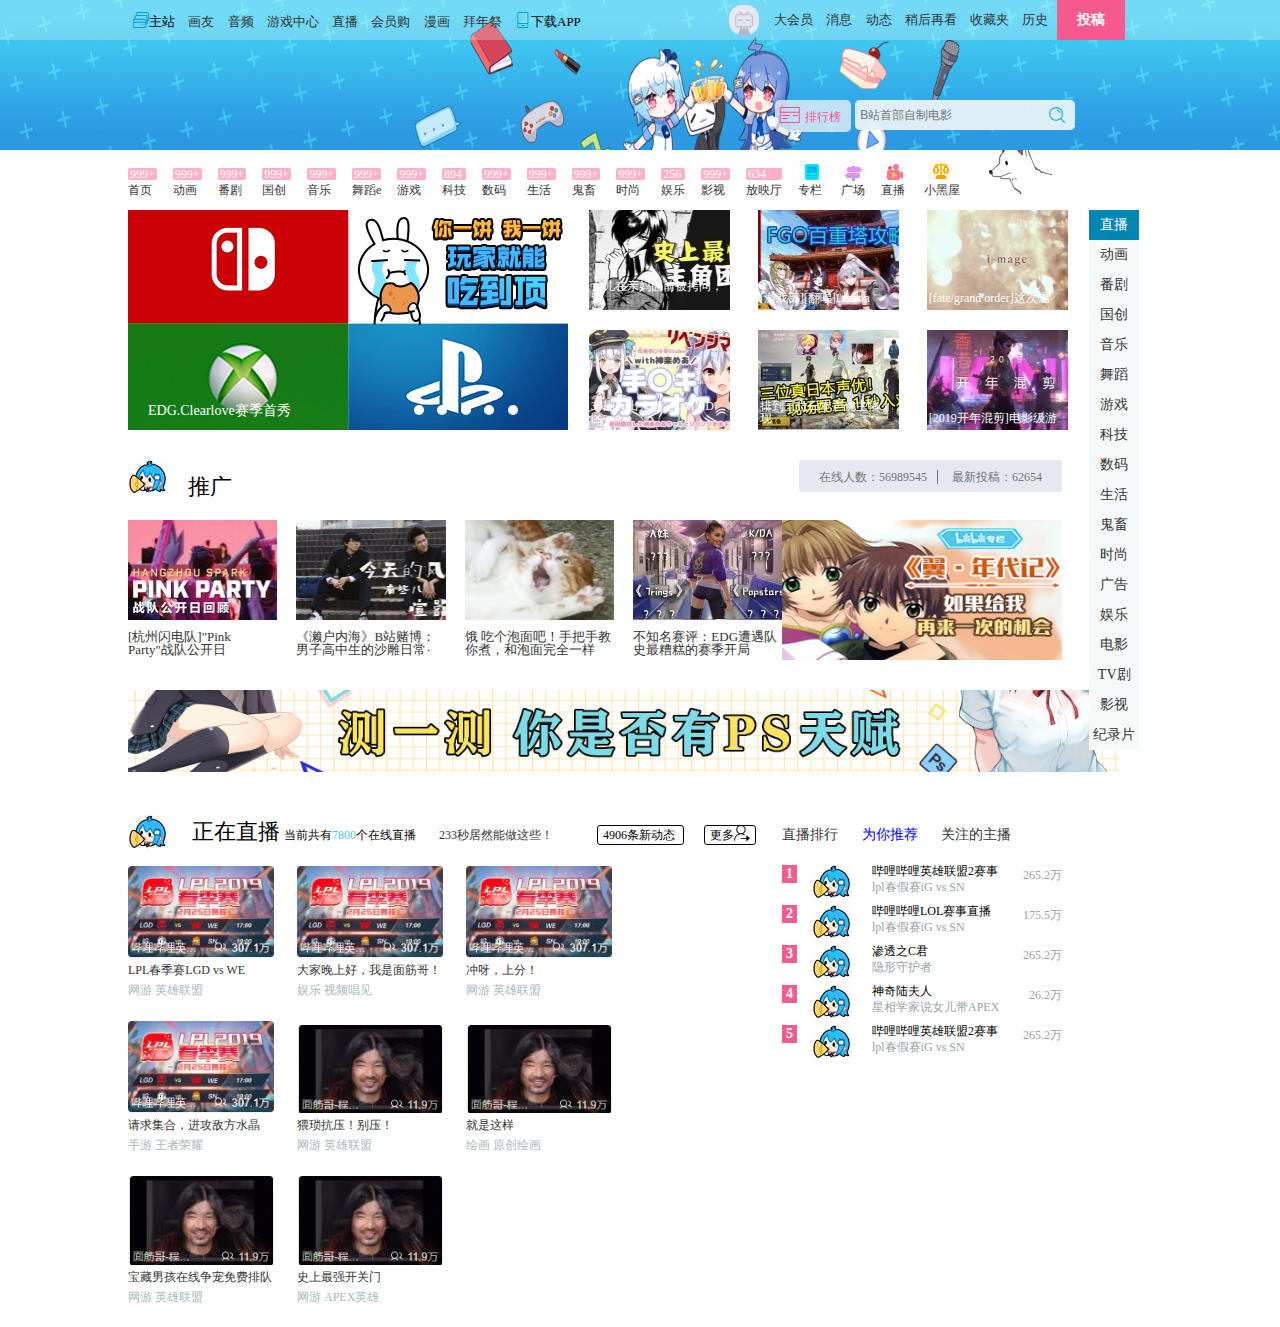
<file: bilibili/index.html>
<!DOCTYPE html>
<html lang="en">
<head>
    <meta charset="UTF-8">
    <title>bilibili</title>
    <link rel="stylesheet" href="css/index.css">
    <link rel="stylesheet" href="css/reset.css">
    <link rel="stylesheet" type="text/css" href="font/iconfont.css">
</head>
<body>
<div class="container">
    <div class="top">
        <div class="topContent clearfix">
             <div class="topLeft">
                 <ul id="topUl">
                     <li><a href="#"><i class="iconfont icon-qiapianshuliang col"></i></a>主站</li>
                     <li><a href="#">画友</a></li>
                     <li><a href="#">音频</a></li>
                     <li><a href="#">游戏中心</a></li>
                     <li><a href="#">直播</a></li>
                     <li><a href="#">会员购</a></li>
                     <li><a href="#">漫画</a></li>
                     <li><a href="#">拜年祭</a></li>
                     <li><a href="#"><i class="iconfont icon-shoujilianxi col"></i></a>下载APP</li>
                 </ul>
             </div>
             <div class="topRight">
                 <ul>
                     <a href="#"><img src="img/noface.gif" class="noface"> </a>
                     <li><a href="#">大会员</a></li>
                     <li><a href="#">消息</a></li>
                     <li><a href="#">动态</a></li>
                     <li><a href="#">稍后再看</a></li>
                     <li><a href="#">收藏夹</a></li>
                     <li><a href="#">历史</a></li>
                     <li class="tougao"><a href="#">投稿</a></li>
                 </ul>
             </div>
        </div>
        <div class="topSearch clearfix">
            <div class="searchLeft">
                <a href="#">
                     <i class="iconfont icon-wangyinqia"></i><span>排行榜</span>
                </a>
            </div>
            <div class="searchRight">
                <input placeholder="B站首部自制电影">
                <span><a href="#"> <i class="iconfont icon-sousuofangdajing"></i></a></span>
            </div>
        </div>
    </div>
    <div class="midContent">
        <div class="content">
            <div class="nav">
                <ul id="navId">
                    <li>
                        <a href="#">
                            <div>999+</div>
                            <p>首页</p>
                        </a>
                    </li>
                    <li>
                        <a href="#">
                            <div><span>999+</span></div>
                            <p>动画</p>
                        </a>
                    </li>
                    <li>
                        <a href="#">
                            <div><span>999+</span></div>
                            <p>番剧</p>
                        </a>
                    </li>
                    <li>
                        <a href="#">
                            <div><span>999+</span></div>
                            <p>国创</p>
                        </a>
                    </li>
                    <li>
                        <a href="#">
                            <div><span>999+</span></div>
                            <p>音乐</p>
                        </a>
                    </li>
                    <li>
                        <a href="#">
                            <div><span>999+</span></div>
                            <p>舞蹈e</p>
                        </a>
                    </li>
                    <li>
                        <a href="#">
                            <div><span>999+</span></div>
                            <p>游戏</p>
                        </a>
                    </li>
                    <li>
                        <a href="#">
                            <div><span>894</span></div>
                            <p>科技</p>
                        </a>
                    </li>
                    <li>
                        <a href="#">
                            <div><span>999+</span></div>
                            <p>数码</p>
                        </a>
                    </li>
                    <li>
                        <a href="#">
                            <div><span>999+</span></div>
                            <p>生活</p>
                        </a>
                    </li>
                    <li>
                        <a href="#">
                            <div><span>999+</span></div>
                            <p>鬼畜</p>
                        </a>
                    </li>
                    <li>
                        <a href="#">
                            <div><span>999+</span></div>
                            <p>时尚</p>
                        </a>
                    </li>
                    <li>
                        <a href="#">
                            <div><span>256</span></div>
                            <p>娱乐</p>
                        </a>
                    </li>
                    <li>
                        <a href="#">
                            <div><span>999+</span></div>
                            <p>影视</p>
                        </a>
                    </li>
                    <li>
                        <a href="#">
                            <div><span>634</span></div>
                            <p>放映厅</p>
                        </a>
                    </li>
                    <li>
                        <a href="#">
                           <img src="img/content1.jpg">
                            <p class="navCol">专栏</p>
                        </a>
                    </li>
                    <li>
                        <a href="#">
                            <img src="img/content2.jpg">
                            <p class="navCol">广场</p>
                        </a>
                    </li>
                    <li>
                        <a href="#">
                            <img src="img/content3.jpg">
                            <p class="navCol">直播</p>
                        </a>
                    </li>
                    <li>
                        <a href="#">
                            <img src="img/content4.jpg">
                            <p class="navCol">小黑屋</p>
                        </a>
                    </li>
                    <li>
                        <img src="img/dog.gif">
                    </li>
                </ul>
            </div>
            <!--middleContent-->
            <div class="middlePic clearfix">
                <div class="leftPic">
                    <img src="img/lunbo2.jpg" id="lunboImg">
                    <div>
                        <span><a href="#"></a> EDG.Clearlove赛季首秀</span>
                        <ul>
                            <li><a href="#"><img src="img/btn.jpg"></a></li>
                            <li><a href="#"><img src="img/btn.jpg"></a></li>
                            <li><a href="#"><img src="img/btn.jpg"></a></li>
                            <li><a href="#"><img src="img/btn.jpg"></a></li>
                            <li><a href="#"><img src="img/btn.jpg"></a></li>
                        </ul>
                    </div>
                </div>
                <div class="RightPic">
                    <ul class="rightUl1" id="rightUl1">
                        <li class="picLi1">
                            <a href="#">
                                <span>女儿在亲妈面前被拷问，亲</span>
                                <div>
                                    <p>女儿在亲妈面前被拷问，亲爹在儿子肩头被吊死，史上</p>
                                    <em>up主：泛式</em>
                                    <h1>播放：10.2万</h1>
                                </div>
                            </a>
                        </li>
                        <li class="picLi2">
                            <a href="#">
                                <span>[游戏部][翻唱]Lemon</span>
                                <div>
                                    <p>[游戏部][翻唱]Lemon/米津玄师(Covered by风见)</p>
                                    <em>up主：游戏部企划official</em>
                                    <h1>播放：1.7万</h1>
                                </div>
                            </a>
                        </li>
                        <li class="picLi3">
                            <a href="#">
                                <span>[fate/grand order]这次温</span>
                                <div>
                                    <p>[fate/grand order]这次温泉据说是混浴——鬼乐百重</p>
                                    <em>up主：油城71代</em>
                                    <h1>播放：4.7万</h1>
                                </div>
                            </a>
                        </li>
                        <li class="picLi4">
                            <a href="#">
                                <span>33周天出来逛窑...MMD区，</span>
                                <div>
                                    <p>3周天出来逛窑...MMD区，结果粗事了...</p>
                                    <em>up主：破碎面具</em>
                                    <h1>播放：2.6万</h1>
                                </div>
                            </a>
                        </li>
                        <li class="picLi5">
                            <a href="#">
                                <span>排到三位日本声优主播！现</span>
                                <div>
                                    <p>排到三位日本声优主播！现场配音动画台词！超级像！</p>
                                    <em>up主：库特菌</em>
                                    <h1>播放：12.6万</h1>
                                </div>
                            </a>
                        </li>
                        <li class="picLi6">
                            <a href="#">
                                <span>[2019开年混剪]电影级游</span>
                                <div>
                                    <p>[2019开年混剪]电影级游戏CG混剪-新年视觉盛宴</p>
                                    <em>up主：混剪晓佳</em>
                                    <h1>播放：2.6万</h1>
                                </div>
                            </a>
                        </li>

                    </ul>
                </div>
            </div>
            <div class="contentBar clearfix">
                <div class="barLeft">
                    <img src="img/girl.jpg"><span class="bigSize">推广</span>
                </div>
                <div class="barRight">
                    <span class="lines">在线人数：56989545</span>
                    <span>最新投稿：62654</span>
                </div>
            </div>
            <div class="barContent">
                <ul>
                    <li>
                        <a href="#">
                            <div class="barDiv1">
                                <span>04:07</span>
                            </div>
                            <p>[杭州闪电队]"Pink Party"战队公开日</p>
                        </a>
                    </li>
                    <li>
                        <a href="#">
                            <div class="barDiv2">
                                <span>04:07</span>
                            </div>
                            <p>《濑户内海》B站赌博：男子高中生的沙雕日常·</p>
                        </a>
                    </li>
                    <li>
                        <a href="#">
                            <div class="barDiv3">
                                <span>04:07</span>
                            </div>
                            <p>饿 吃个泡面吧！手把手教你煮，和泡面完全一样</p>
                        </a>
                    </li>
                    <li>
                        <a href="#">
                            <div class="barDiv4">
                                <span>04:07</span>
                            </div>
                            <p>不知名赛评：EDG遭遇队史最糟糕的赛季开局</p>
                        </a>
                    </li>
                </ul>
                <img src="img/barRight.jpg">
            </div>
            <div class="barContentImg">
                <img src="img/BarBg.jpg">
            </div>
            <div class="NowRadio clearfix">
               <div class="NowRadioLeft">
                   <div class="radioLeftMenu">
                       <img src="img/girl.jpg">
                       <span class="bigSize">正在直播</span>
                       <ul>
                           <li>当前共有<span class="colBlu">7800</span>个在线直播</li>
                           <li><a href="#">233秒居然能做这些！</a> </li>
                       </ul>
                       <strong>4906条新动态 </strong>
                       <em>更多<i class="iconfont icon-tuijianren"></i></em>
                   </div>
                   <div class="radioContent">
                        <ul class="radioContentUl">
                            <li>
                                <a href="#">
                                    <img src="img/radiop1.jpg">
                                    <p>LPL春季赛LGD vs WE</p>
                                    <h5>网游 英雄联盟</h5>
                                </a>
                            </li>
                            <li>
                                <a href="#">
                                    <img src="img/radiop1.jpg">
                                    <p>大家晚上好，我是面筋哥！</p>
                                    <h5>娱乐 视频唱见</h5>
                                </a>
                            </li>
                            <li>
                                <a href="#">
                                    <img src="img/radiop1.jpg">
                                    <p>冲呀，上分！</p>
                                    <h5>网游 英雄联盟</h5>
                                </a>
                            </li>
                            <li>
                                <a href="#">
                                    <img src="img/radiop1.jpg">
                                    <p>请求集合，进攻敌方水晶</p>
                                    <h5>手游 王者荣耀</h5>
                                </a>
                            </li>
                            <li>
                                <a href="#">
                                    <img src="img/radiopr.jpg">
                                    <p>猥琐抗压！别压！</p>
                                    <h5>网游 英雄联盟</h5>
                                </a>
                            </li>
                            <li>
                                <a href="#">
                                    <img src="img/radiopr.jpg">
                                    <p>就是这样</p>
                                    <h5>绘画 原创绘画</h5>
                                </a>
                            </li>
                            <li>
                                <a href="#">
                                    <img src="img/radiopr.jpg">
                                    <p>宝藏男孩在线争宠免费排队</p>
                                    <h5>网游 英雄联盟</h5>
                                </a>
                            </li>
                            <li>
                                <a href="#">
                                    <img src="img/radiopr.jpg">
                                    <p>史上最强开关门</p>
                                    <h5>网游 APEX英雄</h5>
                                </a>
                            </li>
                        </ul>
                   </div>
               </div>
               <div class="NowRadioRight">
                   <ul id="NowRadioRight">
                       <li><a href="#">直播排行</a></li>
                       <li><a href="#" class="lalalala">为你推荐</a></li>
                       <li><a href="#">关注的主播</a></li>
                   </ul>
                   <div class="NowRadioRightContent">
                       <img src="img/foryou.jpg" class="foryou">
                       <div class="round">
                           <div class="roundContent">
                               <em>1</em>
                               <img src="img/girl.jpg">
                               <div>
                                   <h1>哔哩哔哩英雄联盟2赛事<span>265.2万</span></h1>
                                   <p>lpl春假赛iG vs SN</p>
                               </div>
                           </div>
                           <div class="roundContent">
                               <em>2</em>
                               <img src="img/girl.jpg">
                               <div>
                                   <h1>哔哩哔哩LOL赛事直播<span>175.5万</span></h1>
                                   <p>lpl春假赛iG vs SN</p>
                               </div>
                           </div>
                           <div class="roundContent">
                               <em>3</em>
                               <img src="img/girl.jpg">
                               <div>
                                   <h1>渗透之C君<span>265.2万</span></h1>
                                   <p>隐形守护者</p>
                               </div>
                           </div>
                           <div class="roundContent">
                               <em>4</em>
                               <img src="img/girl.jpg">
                               <div>
                                   <h1>神奇陆夫人<span>26.2万</span></h1>
                                   <p>星相学家说女儿带APEX</p>
                               </div>
                           </div>
                           <div class="roundContent">
                               <em>5</em>
                               <img src="img/girl.jpg">
                               <div>
                                   <h1>哔哩哔哩英雄联盟2赛事<span>265.2万</span></h1>
                                   <p>lpl春假赛iG vs SN</p>
                               </div>
                           </div>
                       </div>
                       <div class="fans">
                           <p>没有数据~~~</p>
                       </div>
                   </div>
               </div>
            </div>
        </div>
        <!--hide-->
        <div class="navHide" id="navHide">
            <ul class="hideOne">
                <li>
                    <a href="#">
                        <span>></span>
                        <em>MAD·AMV</em>
                        <span class="navShow"><</span>
                    </a>
                </li>
                <li>
                    <a href="#">
                        <span>></span>
                        <em>NMD·3D</em>
                        <span class="navShow"><</span>
                    </a>
                </li>
                <li>
                    <a href="#">
                        <span>></span>
                        <em>短片·收书·配音</em>
                        <span class="navShow"><</span>
                    </a>
                </li>
                <li>
                    <a href="#">
                        <span>></span>
                        <em>综合</em>
                        <span class="navShow"><</span>
                    </a>
                </li>
            </ul>
            <ul class="hideTwo">
                <li>
                    <a href="#">
                        <span>></span>
                        <em>连载动画</em>
                        <span class="navShow"><</span>
                    </a>
                </li>
                <li>
                    <a href="#">
                        <span>></span>
                        <em>完结动画</em>
                        <span class="navShow"><</span>
                    </a>
                </li>
                <li>
                    <a href="#">
                        <span>></span>
                        <em>咨迅</em>
                        <span class="navShow"><</span>
                    </a>
                </li>
                <li>
                    <a href="#">
                        <span>></span>
                        <em>官方延伸</em>
                        <span class="navShow"><</span>
                    </a>
                </li>
                <li>
                    <a href="#">
                        <span>></span>
                        <em>新番时间表</em>
                        <span class="navShow"><</span>
                    </a>
                </li>
                <li>
                    <a href="#">
                        <span>></span>
                        <em>番剧索引</em>
                        <span class="navShow"><</span>
                    </a>
                </li>
            </ul>
            <ul class="hideThree">
                <li>
                    <a href="#">
                        <span>></span>
                        <em>国产动画</em>
                        <span class="navShow"><</span>
                    </a>
                </li>
                <li>
                    <a href="#">
                        <span>></span>
                        <em>国产原创相关</em>
                        <span class="navShow"><</span>
                    </a>
                </li>
                <li>
                    <a href="#">
                        <span>></span>
                        <em>布袋戏</em>
                        <span class="navShow"><</span>
                    </a>
                </li>
                <li>
                    <a href="#">
                        <span>></span>
                        <em>资讯</em>
                        <span class="navShow"><</span>
                    </a>
                </li>
                <li>
                    <a href="#">
                        <span>></span>
                        <em>新番时间表</em>
                        <span class="navShow"><</span>
                    </a>
                </li>
                <li>
                    <a href="#">
                        <span>></span>
                        <em>国产动画索引</em>
                        <span class="navShow"><</span>
                    </a>
                </li>
            </ul>
            <ul class="hideFlour">
                <li>
                    <a href="#">
                        <span>></span>
                        <em>音频</em>
                        <span class="navShow"><</span>
                    </a>
                </li>
                <li>
                    <a href="#">
                        <span>></span>
                        <em>原创音乐</em>
                        <span class="navShow"><</span>
                    </a>
                </li>
                <li>
                    <a href="#">
                        <span>></span>
                        <em>翻唱</em>
                        <span class="navShow"><</span>
                    </a>
                </li>
                <li>
                    <a href="#">
                        <span>></span>
                        <em>VOCALOIDUTAU</em>
                        <span class="navShow"><</span>
                    </a>
                </li>
                <li>
                    <a href="#">
                        <span>></span>
                        <em>电音</em>
                        <span class="navShow"><</span>
                    </a>
                </li>
                <li>
                    <a href="#">
                        <span>></span>
                        <em>演奏</em>
                        <span class="navShow"><</span>
                    </a>
                </li>
                <li>
                    <a href="#">
                        <span>></span>
                        <em>MV</em>
                        <span class="navShow"><</span>
                    </a>
                </li>
                <li>
                    <a href="#">
                        <span>></span>
                        <em>音乐现场</em>
                        <span class="navShow"><</span>
                    </a>
                </li>
                <li>
                    <a href="#">
                        <span>></span>
                        <em>音乐综合</em>
                        <span class="navShow"><</span>
                    </a>
                </li>
            </ul>
            <ul class="hideFive">
                <li>
                    <a href="#">
                        <span>></span>
                        <em>宅舞</em>
                        <span class="navShow"><</span>
                    </a>
                </li>
                <li>
                    <a href="#">
                        <span>></span>
                        <em>三次元舞蹈</em>
                        <span class="navShow"><</span>
                    </a>
                </li>
                <li>
                    <a href="#">
                        <span>></span>
                        <em>舞蹈教程</em>
                        <span class="navShow"><</span>
                    </a>
                </li>
            </ul>
            <ul class="hideSix">
            <li>
                <a href="#">
                    <span>></span>
                    <em>单机游戏</em>
                    <span class="navShow"><</span>
                </a>
            </li>
            <li>
                <a href="#">
                    <span>></span>
                    <em>电子竞技</em>
                    <span class="navShow"><</span>
                </a>
            </li>
                <li>
                    <a href="#">
                        <span>></span>
                        <em>手机游戏</em>
                        <span class="navShow"><</span>
                    </a>
                </li>
                <li>
                    <a href="#">
                        <span>></span>
                        <em>网络游戏</em>
                        <span class="navShow"><</span>
                    </a>
                </li>
            <li>
                <a href="#">
                    <span>></span>
                    <em>桌游棋牌</em>
                    <span class="navShow"><</span>
                </a>
            </li>
            <li>
                <a href="#">
                    <span>></span>
                    <em>GMV</em>
                    <span class="navShow"><</span>
                </a>
            </li>
                <li>
                    <a href="#">
                        <span>></span>
                        <em>音游</em>
                        <span class="navShow"><</span>
                    </a>
                </li>
                <li>
                    <a href="#">
                        <span>></span>
                        <em>游戏赛事</em>
                        <span class="navShow"><</span>
                    </a>
                </li>
        </ul>
            <ul class="hideSeven">
                <li>
                    <a href="#">
                        <span>></span>
                        <em>趣味科普人文</em>
                        <span class="navShow"><</span>
                    </a>
                </li>
                <li>
                    <a href="#">
                        <span>></span>
                        <em>野生技术协会</em>
                        <span class="navShow"><</span>
                    </a>
                </li>
                <li>
                    <a href="#">
                        <span>></span>
                        <em>演讲公开课</em>
                        <span class="navShow"><</span>
                    </a>
                </li>
                <li>
                    <a href="#">
                        <span>></span>
                        <em>星海</em>
                        <span class="navShow"><</span>
                    </a>
                </li>
                <li>
                    <a href="#">
                        <span>></span>
                        <em>机械</em>
                        <span class="navShow"><</span>
                    </a>
                </li>
                <li>
                    <a href="#">
                        <span>></span>
                        <em>汽车</em>
                        <span class="navShow"><</span>
                    </a>
                </li>
            </ul>
            <ul class="hideEight">
                <li>
                    <a href="#">
                        <span>></span>
                        <em>手机平板</em>
                        <span class="navShow"><</span>
                    </a>
                </li>
                <li>
                    <a href="#">
                        <span>></span>
                        <em>电脑装机</em>
                        <span class="navShow"><</span>
                    </a>
                </li>
                <li>
                    <a href="#">
                        <span>></span>
                        <em>摄影摄像</em>
                        <span class="navShow"><</span>
                    </a>
                </li>
                <li>
                    <a href="#">
                        <span>></span>
                        <em>影音智能</em>
                        <span class="navShow"><</span>
                    </a>
                </li>
            </ul>
            <ul class="hideNine">
                <li>
                    <a href="#">
                        <span>></span>
                        <em>搞笑</em>
                        <span class="navShow"><</span>
                    </a>
                </li>
                <li>
                    <a href="#">
                        <span>></span>
                        <em>日常</em>
                        <span class="navShow"><</span>
                    </a>
                </li>
                <li>
                    <a href="#">
                        <span>></span>
                        <em>美食圈</em>
                        <span class="navShow"><</span>
                    </a>
                </li>
                <li>
                    <a href="#">
                        <span>></span>
                        <em>动物圈</em>
                        <span class="navShow"><</span>
                    </a>
                </li>
                <li>
                    <a href="#">
                        <span>></span>
                        <em>手工</em>
                        <span class="navShow"><</span>
                    </a>
                </li>
                <li>
                    <a href="#">
                        <span>></span>
                        <em>绘画</em>
                        <span class="navShow"><</span>
                    </a>
                </li>
                <li>
                    <a href="#">
                        <span>></span>
                        <em>运动</em>
                        <span class="navShow"><</span>
                    </a>
                </li>
                <li>
                    <a href="#">
                        <span>></span>
                        <em>其他</em>
                        <span class="navShow"><</span>
                    </a>
                </li>
            </ul>
            <ul class="hideTen">
                <li>
                    <a href="#">
                        <span>></span>
                        <em>鬼畜调教</em>
                        <span class="navShow"><</span>
                    </a>
                </li>
                <li>
                    <a href="#">
                        <span>></span>
                        <em>音MAD</em>
                        <span class="navShow"><</span>
                    </a>
                </li>
                <li>
                    <a href="#">
                        <span>></span>
                        <em>人力VOCALOID</em>
                        <span class="navShow"><</span>
                    </a>
                </li>
                <li>
                    <a href="#">
                        <span>></span>
                        <em>教程演示</em>
                        <span class="navShow"><</span>
                    </a>
                </li>
            </ul>
            <ul class="hideEleven">
                <li>
                    <a href="#">
                        <span>></span>
                        <em>美妆</em>
                        <span class="navShow"><</span>
                    </a>
                </li>
                <li>
                    <a href="#">
                        <span>></span>
                        <em>服饰</em>
                        <span class="navShow"><</span>
                    </a>
                </li>
                <li>
                    <a href="#">
                        <span>></span>
                        <em>健身</em>
                        <span class="navShow"><</span>
                    </a>
                </li>
                <li>
                    <a href="#">
                        <span>></span>
                        <em>风尚标</em>
                        <span class="navShow"><</span>
                    </a>
                </li>
            </ul>
            <ul class="hideTwelve">
                <li>
                    <a href="#">
                        <span>></span>
                        <em>综艺</em>
                        <span class="navShow"><</span>
                    </a>
                </li>
                <li>
                    <a href="#">
                        <span>></span>
                        <em>明星</em>
                        <span class="navShow"><</span>
                    </a>
                </li>
                <li>
                    <a href="#">
                        <span>></span>
                        <em>Korea</em>
                        <span class="navShow"><</span>
                    </a>
                </li>
            </ul>
            <ul class="hideThirteen">
                <li>
                    <a href="#">
                        <span>></span>
                        <em>影视杂谈</em>
                        <span class="navShow"><</span>
                    </a>
                </li>
                <li>
                    <a href="#">
                        <span>></span>
                        <em>影视剪辑</em>
                        <span class="navShow"><</span>
                    </a>
                </li>
                <li>
                    <a href="#">
                        <span>></span>
                        <em>短片</em>
                        <span class="navShow"><</span>
                    </a>
                </li>
                <li>
                    <a href="#">
                        <span>></span>
                        <em>预告咨询</em>
                        <span class="navShow"><</span>
                    </a>
                </li>
                <li>
                    <a href="#">
                        <span>></span>
                        <em>特摄</em>
                        <span class="navShow"><</span>
                    </a>
                </li>
            </ul>
            <ul class="hideFourteen">
                <li>
                    <a href="#">
                        <span>></span>
                        <em>纪录片</em>
                        <span class="navShow"><</span>
                    </a>
                </li>
                <li>
                    <a href="#">
                        <span>></span>
                        <em>电影</em>
                        <span class="navShow"><</span>
                    </a>
                </li>
                <li>
                    <a href="#">
                        <span>></span>
                        <em>电视剧</em>
                        <span class="navShow"><</span>
                    </a>
                </li>
            </ul>
        </div>
        <div id="topHides">
            <ul>
                <li>主站</li>
                <li>画友</li>
                <li>来探索bilibili音乐的世界吧</li>
                <li>游戏中心</li>
                <li>直播</li>
                <li>会员购</li>
                <li>漫画</li>
                <li>拜年祭</li>
                <li>下载App</li>
            </ul>
        </div>
        <div class="leftBar">
            <ul id="leftBarUl">
                <li><a href="#" class="bgFontCol">直播</a></li>
                <li><a href="#">动画</a></li>
                <li><a href="#">番剧</a></li>
                <li><a href="#">国创</a></li>
                <li><a href="#">音乐</a></li>
                <li><a href="#">舞蹈</a></li>
                <li><a href="#">游戏</a></li>
                <li><a href="#">科技</a></li>
                <li><a href="#">数码</a></li>
                <li><a href="#">生活</a></li>
                <li><a href="#">鬼畜</a></li>
                <li><a href="#">时尚</a></li>
                <li><a href="#">广告</a></li>
                <li><a href="#">娱乐</a></li>
                <li><a href="#">电影</a></li>
                <li><a href="#">TV剧</a></li>
                <li><a href="#">影视</a></li>
                <li><a href="#">纪录片</a></li>
            </ul>
        </div>
    </div>
</div>
<script src="js/jquery.js"></script>
<script src="js/js.js"></script>
</body>
</html>
</file>
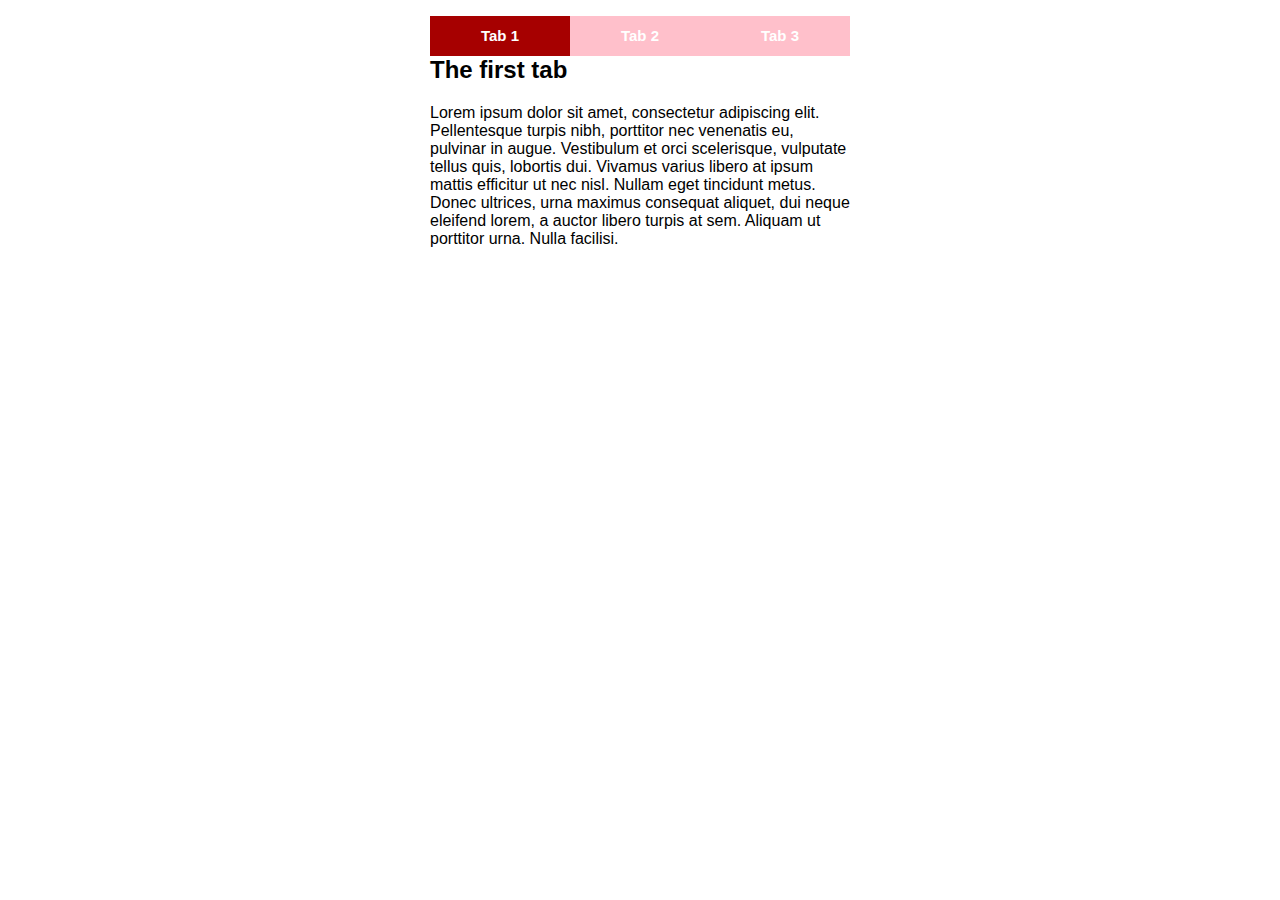
<file: position/index.html>
<!DOCTYPE html>
<html lang="en">
<head>
  <meta charset="utf-8">
  <title>Tabbed info box</title>
  <style>
  	html{
  		font-family: sans-serif;
  	}
  	*{
  		box-sizing: border-box;
  	}
  	body{
  		margin:0;
  	}
  	.info-box{
  		margin:0 auto;
  		width: 420px;
  		height: 100%;
  	}
  	.info-box ul{
  		margin-top:0;
  		padding-left:0;
  	}
  	.info-box ul li{
  		list-style: none;
  		float: left;
  		width: 140px;
  		background-color: pink;
  	}
  	.info-box ul li a{
  		text-align: center;
  		line-height: 40px;
  		display: inline-block;
  		width: 100%;
  		text-decoration: none;
  		font-weight: bold;
  		color: white;
  		font-size: 15px;
  	}
  	.info-box li a:focus, .info-box li a:hover {
		background-color: #a60000;
		color: white;
	}

	.info-box li a.active {
		background-color: #a60000;
		color: white;
	}
	.info-box .panels{
		height: 352px;
		position: relative;
		clear: both;
	}
  </style>
</head>
<body>

<section class="info-box">
  <ul id = "aUl">
    <li><a href="#" class="active">Tab 1</a></li>
    <li><a href="#">Tab 2</a></li>
    <li><a href="#">Tab 3</a></li>
  </ul>
  <div class="panels">
    <article style="display: block;">
      <h2>The first tab</h2>

      <p>Lorem ipsum dolor sit amet, consectetur adipiscing elit. Pellentesque turpis nibh, porttitor nec venenatis eu, pulvinar in augue. Vestibulum et orci scelerisque, vulputate tellus quis, lobortis dui. Vivamus varius libero at ipsum mattis efficitur ut nec nisl. Nullam eget tincidunt metus. Donec ultrices, urna maximus consequat aliquet, dui neque eleifend lorem, a auctor libero turpis at sem. Aliquam ut porttitor urna. Nulla facilisi.</p>
    </article>
    <article style="display: none;">
      <h2>The second tab</h2>

      <p>This tab hasn't got any Lorem Ipsum in it. But the content isn't very exciting all the same.</p>
    </article>
    <article style="display: none;">
      <h2>The third tab</h2>

      <p>Lorem ipsum dolor sit amet, consectetur adipiscing elit. Pellentesque turpis nibh, porttitor nec venenatis eu, pulvinar in augue. And now an ordered list: how exciting!</p>

      <ol>
        <li>dui neque eleifend lorem, a auctor libero turpis at sem.</li>
        <li>Aliquam ut porttitor urna.</li>
        <li>Nulla facilisi</li>
      </ol>
    </article>
  </div>
</section>

<script>
	var uL = document.getElementById('aUl');
	var aLi = uL.getElementsByTagName('li');
	var aArticle = document.getElementsByTagName('article');
	for(var i=0;i<aLi.length;i++){
		aLi[i].index=i;//定义index变量，便于tab和内容对应
		aLi[i].onclick = function(){
			for (var j=0;j<aLi.length;j++) {//给之前的tab样式删掉，内容样式去除
				aLi[j].calssName = " ";
				aArticle[j].style.display = "none";
			}
			this.calssName = "active";//为当前tab添加样式
			aArticle[this.index].style.display="block";
		}
	}
</script>
  
</body>
</html>
</file>
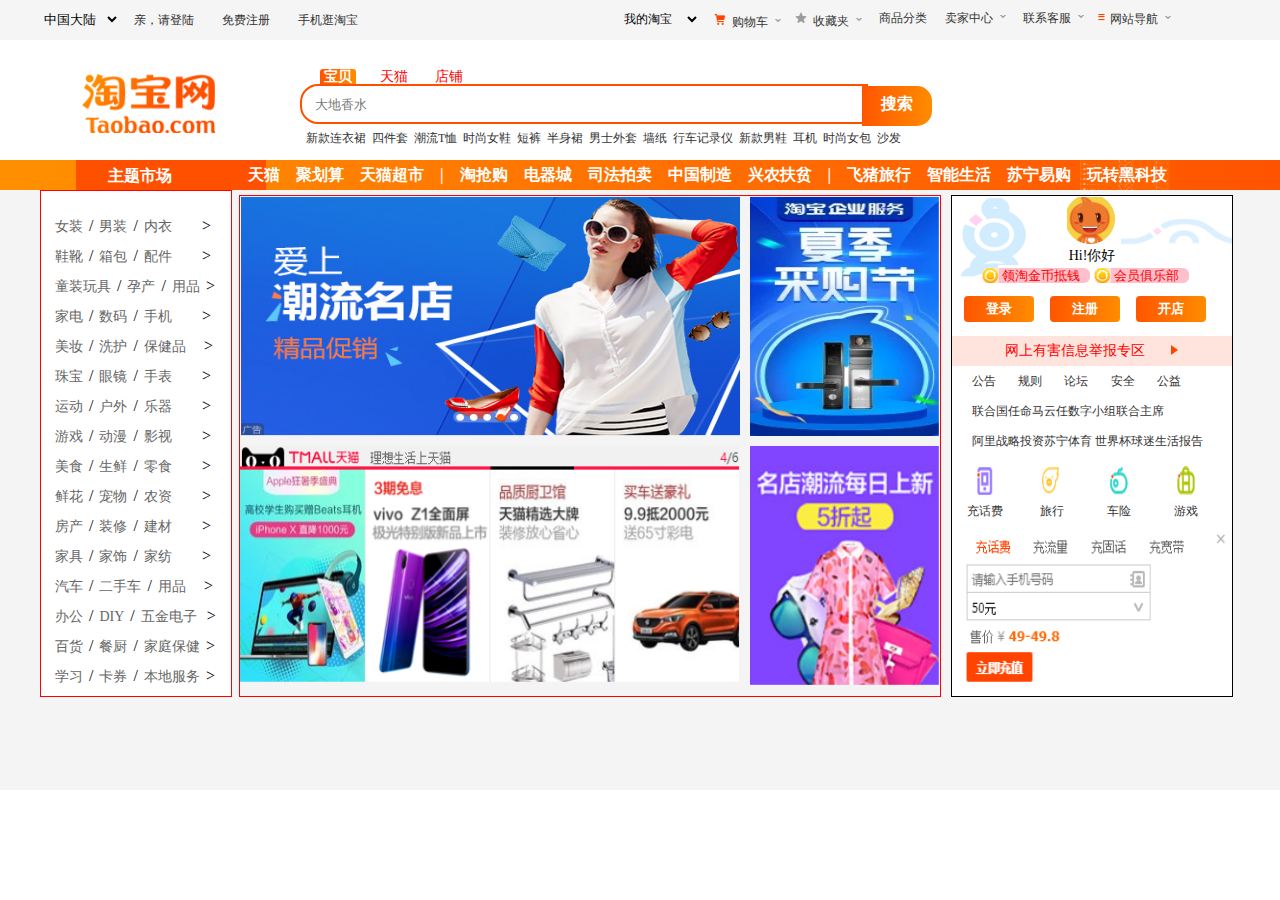
<file: taobao/index.html>
<!DOCTYPE html>
<html lang="en">
<head>
	<meta charset="UTF-8">
	<title>taobao</title>
	<link rel="stylesheet" type="text/css" href="css/taobao.css">
	<link rel="stylesheet" type="text/css" href="css/reset.css">
</head>
<body>
	<div id="container">
		<div class="top_bg">
		<!-- 顶部导航栏 开始-->
			<div class="top_inner">
					<select>
						<option>中国大陆</option>
						<option>香港</option>
						<option>台湾</option>
						<option>澳门</option>
					</select>
					<ul class="left">
						<li><a href="#">亲，请登陆</a></li>
						<li><a href="#">免费注册</a></li>
						<li><a href="#">手机逛淘宝</a></li>
					</ul>
					<select class="menu_right">
						<option>我的淘宝</option>
						<option>购物车</option>
						<option>购买记录</option>
					</select>
				
					<ul class="right">
						<li><img src="img/car.png"><a href="#">购物车</a><img src="img/select.png"></li>
						<li><img src="img/star.png"><a href="#">收藏夹</a><img src="img/select.png"></li>
						<li><a href="#">商品分类</a> </li>
						<li><a href="#">卖家中心</a><img src="img/select.png"></li>
						<li><a href="#">联系客服</a><img src="img/select.png"></li>
						<li><img src="img/three.png"><a href="#">网站导航</a><img src="img/select.png"></li>
					</ul>
			</div>
		</div>
		<div class="top_picture">
			<div class="title-taobao">
				<a href="#">
					<img src="img/logo.png">
				</a>					
			</div>
			<div class="title-search">
				<span class="title-search_span1"><a href="#">宝贝</a> </span><span class="title-search_span2"><a href="#">天猫</a> </span><span class="title-search_span2"><a href="#">店铺</a> </span><br>
				<input type="text" name="search" class="search_top" placeholder="&nbsp;&nbsp;&nbsp;大地香水">
				<input type="button" name="search" value="搜索" class="search_button">
				<ul>           
					<li><a href="#">新款连衣裙</a></li>
					<li><a href="#">四件套</a></li>
					<li><a href="#">潮流T恤</a></li>
					<li><a href="#">时尚女鞋</a></li>
					<li><a href="#">短裤</a></li>
					<li><a href="#">半身裙</a></li>
					<li><a href="#">男士外套</a></li>
					<li><a href="#">墙纸</a></li>
					<li><a href="#">行车记录仪</a></li>
					<li><a href="#">新款男鞋</a></li>
					<li><a href="#">耳机</a></li>
					<li><a href="#">时尚女包</a></li>
					<li><a href="#">沙发</a></li>
				</ul>
			</div>
		</div>	
		
			
	<!-- 顶部导航栏结束 -->
		<!-- 内容部分开始 -->
			<div class="content">
				<!-- 内容部分列表开始 -->
				<div class="content_bg">
					<div class="content_bg_list">
						<span>主题市场</span>
						<ul>
							<li><a href="#">天猫</a></li>
							<li><a href="#">聚划算</a></li>
							<li><a href="#">天猫超市</a></li>
							<li>|</li>
							<li><a href="#">淘抢购</a></li>
							<li><a href="#">电器城</a></li>
							<li><a href="#">司法拍卖</a></li>
							<li><a href="#">中国制造</a></li>
							<li><a href="#">兴农扶贫</a></li>
							<li>|</li>
							<li><a href="#">飞猪旅行</a></li>
							<li><a href="#">智能生活</a></li>
							<li><a href="#">苏宁易购</a></li>
							<li><a href="#">玩转黑科技</a></li>
						</ul>
					</div>
				</div>
				<!-- 内容部分列表结束 -->
				<div class="main-content_bg">
					<div class="main-content">
						<!-- 左边开始 -->
						<div class="content_left">
							<ul>
								<li>
									<a href="#">女装</a>/<a href="#">男装</a>/<a href="#">内衣</a>&nbsp;&nbsp;&nbsp;&nbsp;&nbsp;&nbsp;<span>></span> 
								</li>
								<li>
									<a href="#">鞋靴</a>/<a href="#">箱包</a>/<a href="#">配件</a>&nbsp;&nbsp;&nbsp;&nbsp;&nbsp;&nbsp;<span>></span>
								</li>
								<li>
									<a href="#">童装玩具</a>/<a href="#">孕产</a>/<a href="#">用品</a><span>></span>
								</li>
								<li>
									<a href="#">家电</a>/<a href="#">数码</a>/<a href="#">手机</a>&nbsp;&nbsp;&nbsp;&nbsp;&nbsp;&nbsp;<span>></span>
								</li>
								<li>
									<a href="#">美妆</a>/<a href="#">洗护</a>/<a href="#">保健品</a>&nbsp;&nbsp;&nbsp;<span>></span>
								</li>
								<li>
									<a href="#">珠宝</a>/<a href="#">眼镜</a>/<a href="#">手表</a>&nbsp;&nbsp; &nbsp;&nbsp;&nbsp;<span>></span>
								</li>
								<li>
									<a href="#">运动</a>/<a href="#">户外</a>/<a href="#">乐器</a>&nbsp;&nbsp; &nbsp;&nbsp;&nbsp;<span>></span>
								</li>
								<li>
									<a href="#">游戏</a>/<a href="#">动漫</a>/<a href="#">影视</a>&nbsp;&nbsp; &nbsp;&nbsp;&nbsp;<span>></span>
								</li>
								<li>
									<a href="#">美食</a>/<a href="#">生鲜</a>/<a href="#">零食</a>&nbsp;&nbsp; &nbsp;&nbsp;&nbsp;<span>></span>
								</li>
								<li>
									<a href="#">鲜花</a>/<a href="#">宠物</a>/<a href="#">农资</a>&nbsp;&nbsp; &nbsp;&nbsp;&nbsp;<span>></span>
								</li>
								<li>
									<a href="#">房产</a>/<a href="#">装修</a>/<a href="#">建材</a>&nbsp;&nbsp; &nbsp;&nbsp;&nbsp;<span>></span>
								</li>
								<li>
									<a href="#">家具</a>/<a href="#">家饰</a>/<a href="#">家纺</a>&nbsp;&nbsp; &nbsp;&nbsp;&nbsp;<span>></span>
								</li>
								<li>
									<a href="#">汽车</a>/<a href="#">二手车</a>/<a href="#">用品</a>&nbsp;&nbsp; <span>></span>
								</li>
								<li>
									<a href="#">办公</a>/<a href="#">DIY</a>/<a href="#">五金电子</a>&nbsp;<span>></span>
								</li>
								<li>
									<a href="#">百货</a>/<a href="#">餐厨</a>/<a href="#">家庭保健</a><span>></span>
								</li>
								<li>
									<a href="#">学习</a>/<a href="#">卡券</a>/<a href="#">本地服务</a><span>></span>
								</li>
							</ul>
						</div>
						<!-- 左边结束 -->
						<!-- 右边部分 -->
						<div class="content_right">
							<!-- 中间部分 -->
							<div class="content_right_left">
								<img src="img/content1.png" class="content1">
								<img src="img/content2.png" class="content2">
								<img src="img/content3.png" class="content3">
								<img src="img/content4.png" class="content4">
							</div>
							<!-- 中间部分结束 -->
							
							<div class="content_right_right">
								<div class="say_hello">
									<img src="img/hello_r.png">
									<p>Hi!你好</p>
									<span class="span1">领淘金币抵钱</span>
									<span class="span2">会员俱乐部</span><br>
										<input type="button" name="but" value="登录" class="hello_input">
										<input type="button" name="but" value="注册" class="hello_input">
										<input type="button" name="but" value="开店" class="hello_input">
								</div>
								<div class="right_area">
									<a href="#">
									<span>网上有害信息举报专区 </span><img src="img/font.png"> </a>
								</div>
								<div class="right_rule">
									<table>
										<tr>
											<td><a href="#"> 公告</a></td>
											<td><a href="#"> 规则</a></td>
											<td><a href="#">论坛</a></td>
											<td><a href="#">安全</a></td>
											<td><a href="#">公益</a></td>
										</tr>
										<tr>
											<td colspan="5"><a href="#">联合国任命马云任数字小组联合主席</a></td>
										</tr>
										<tr>
											<td colspan="5"><a href="#">阿里战略投资苏宁体育 世界杯球迷生活报告</a></td>
										</tr>
									</table>
								</div>
								<div class="right_img">
									<ul>
										<li><a href="#"><img src="img/phone.png"><span>充话费</span> </a></li>
										<li><a href="#"><img src="img/fly.png"><span>旅行</span></a></li>
										<li><a href="#"><img src="img/cat.png"><span>车险</span> </a></li>
										<li><a href="#"><img src="img/game.png"><span>游戏</span> </a></li>
									</ul>
									<img src="img/huafei.png">
								</div>

							</div>
							
						</div>
						<!-- 右边部分结束 -->
					</div>
				</div>
			

		<!-- 内容部分结束 -->

	</div>
</body>
</html>
</file>
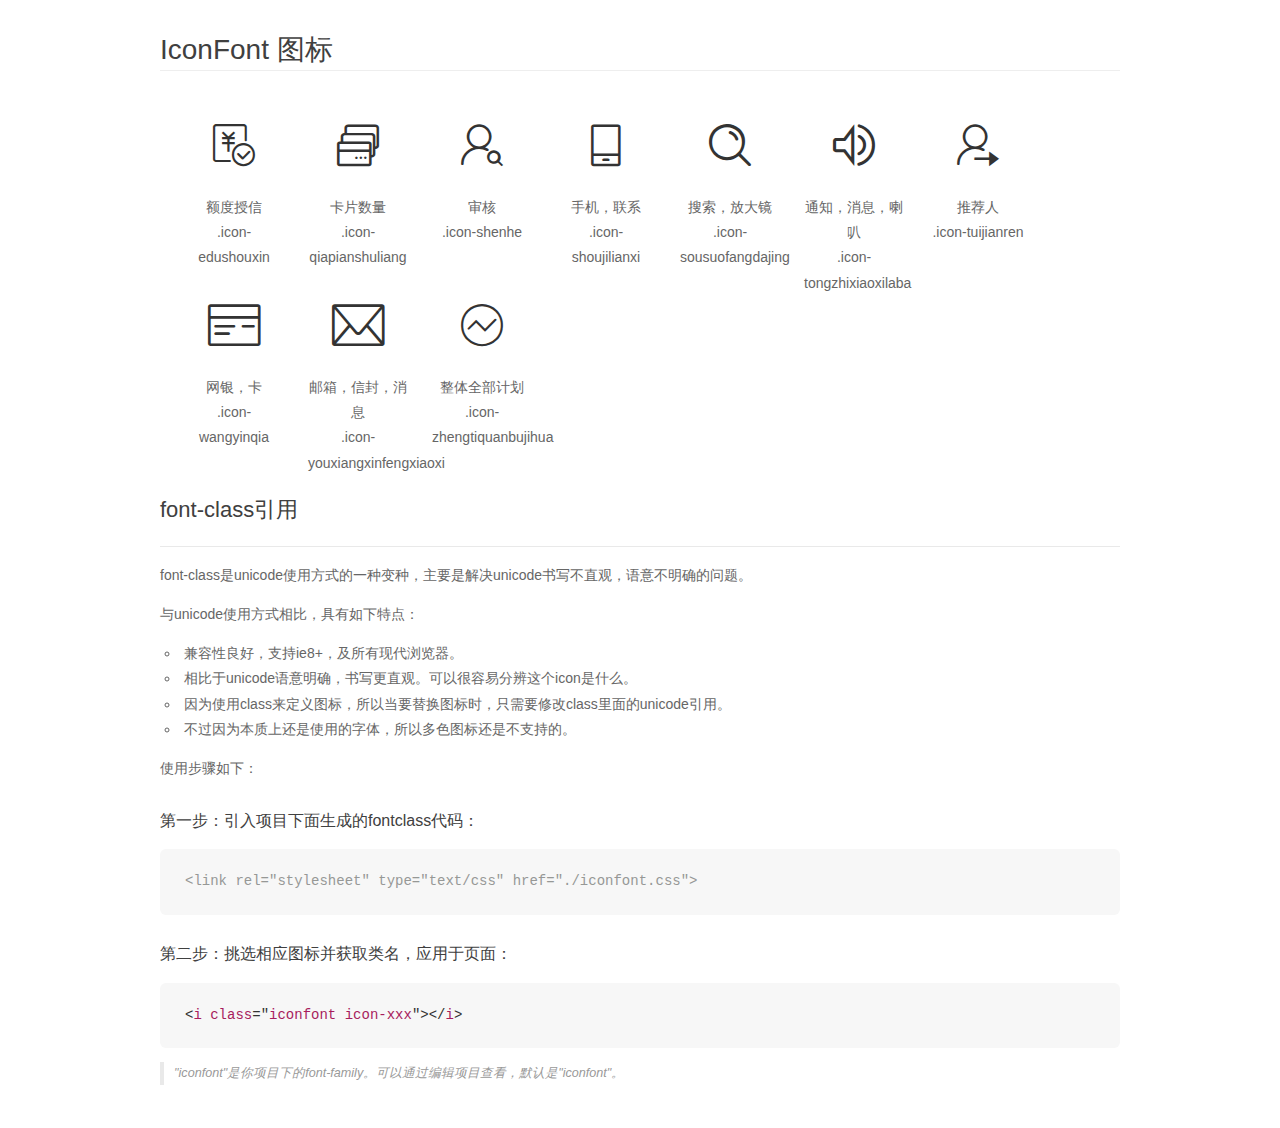
<file: bilibili/font/demo_fontclass.html>
<!DOCTYPE html>
<html>
<head>
    <meta charset="utf-8"/>
    <title>IconFont</title>
    <link rel="stylesheet" href="demo.css">
    <link rel="stylesheet" href="iconfont.css">
</head>
<body>
    <div class="main markdown">
        <h1>IconFont 图标</h1>
        <ul class="icon_lists clear">
            
                <li>
                <i class="icon iconfont icon-edushouxin"></i>
                    <div class="name">额度授信</div>
                    <div class="fontclass">.icon-edushouxin</div>
                </li>
            
                <li>
                <i class="icon iconfont icon-qiapianshuliang"></i>
                    <div class="name">卡片数量</div>
                    <div class="fontclass">.icon-qiapianshuliang</div>
                </li>
            
                <li>
                <i class="icon iconfont icon-shenhe"></i>
                    <div class="name">审核</div>
                    <div class="fontclass">.icon-shenhe</div>
                </li>
            
                <li>
                <i class="icon iconfont icon-shoujilianxi"></i>
                    <div class="name">手机，联系</div>
                    <div class="fontclass">.icon-shoujilianxi</div>
                </li>
            
                <li>
                <i class="icon iconfont icon-sousuofangdajing"></i>
                    <div class="name">搜索，放大镜</div>
                    <div class="fontclass">.icon-sousuofangdajing</div>
                </li>
            
                <li>
                <i class="icon iconfont icon-tongzhixiaoxilaba"></i>
                    <div class="name">通知，消息，喇叭</div>
                    <div class="fontclass">.icon-tongzhixiaoxilaba</div>
                </li>
            
                <li>
                <i class="icon iconfont icon-tuijianren"></i>
                    <div class="name">推荐人</div>
                    <div class="fontclass">.icon-tuijianren</div>
                </li>
            
                <li>
                <i class="icon iconfont icon-wangyinqia"></i>
                    <div class="name">网银，卡</div>
                    <div class="fontclass">.icon-wangyinqia</div>
                </li>
            
                <li>
                <i class="icon iconfont icon-youxiangxinfengxiaoxi"></i>
                    <div class="name">邮箱，信封，消息</div>
                    <div class="fontclass">.icon-youxiangxinfengxiaoxi</div>
                </li>
            
                <li>
                <i class="icon iconfont icon-zhengtiquanbujihua"></i>
                    <div class="name">整体全部计划</div>
                    <div class="fontclass">.icon-zhengtiquanbujihua</div>
                </li>
            
        </ul>

        <h2 id="font-class-">font-class引用</h2>
        <hr>

        <p>font-class是unicode使用方式的一种变种，主要是解决unicode书写不直观，语意不明确的问题。</p>
        <p>与unicode使用方式相比，具有如下特点：</p>
        <ul>
        <li>兼容性良好，支持ie8+，及所有现代浏览器。</li>
        <li>相比于unicode语意明确，书写更直观。可以很容易分辨这个icon是什么。</li>
        <li>因为使用class来定义图标，所以当要替换图标时，只需要修改class里面的unicode引用。</li>
        <li>不过因为本质上还是使用的字体，所以多色图标还是不支持的。</li>
        </ul>
        <p>使用步骤如下：</p>
        <h3 id="-fontclass-">第一步：引入项目下面生成的fontclass代码：</h3>


        <pre><code class="lang-js hljs javascript"><span class="hljs-comment">&lt;link rel="stylesheet" type="text/css" href="./iconfont.css"&gt;</span></code></pre>
        <h3 id="-">第二步：挑选相应图标并获取类名，应用于页面：</h3>
        <pre><code class="lang-css hljs">&lt;<span class="hljs-selector-tag">i</span> <span class="hljs-selector-tag">class</span>="<span class="hljs-selector-tag">iconfont</span> <span class="hljs-selector-tag">icon-xxx</span>"&gt;&lt;/<span class="hljs-selector-tag">i</span>&gt;</code></pre>
        <blockquote>
        <p>"iconfont"是你项目下的font-family。可以通过编辑项目查看，默认是"iconfont"。</p>
        </blockquote>
    </div>
</body>
</html>
</file>
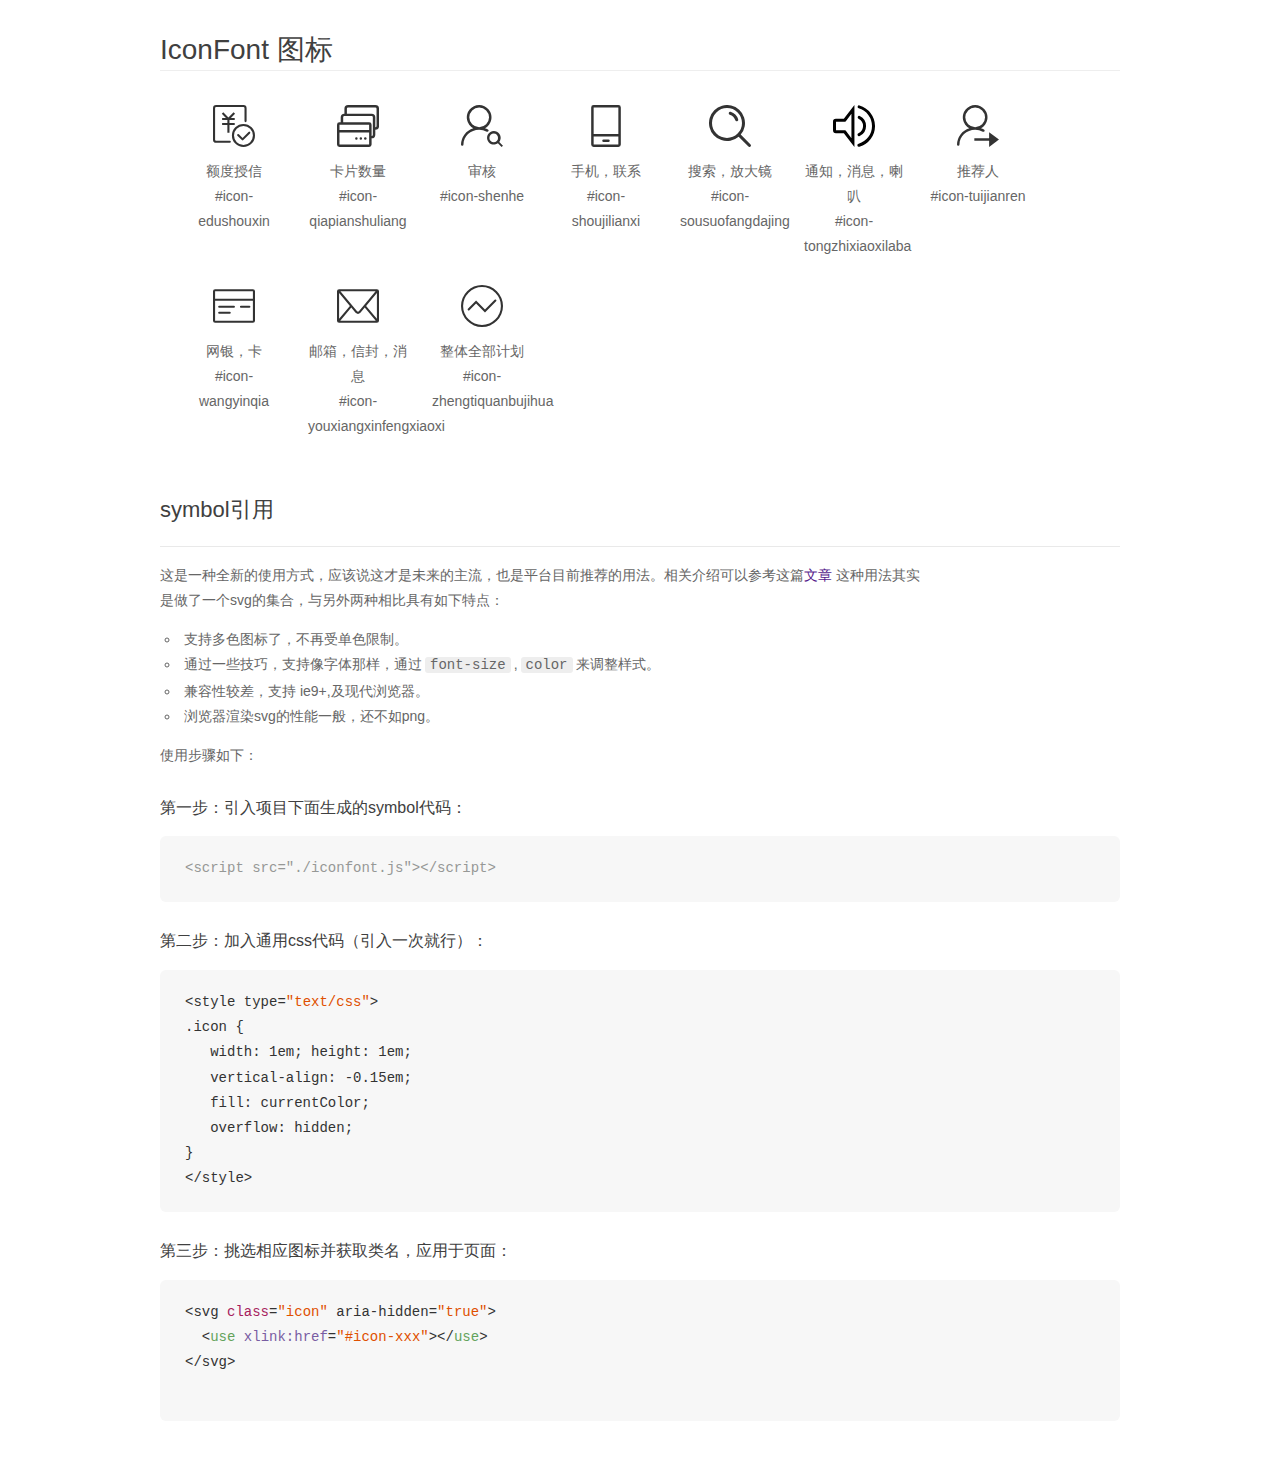
<file: bilibili/font/demo_symbol.html>
<!DOCTYPE html>
<html>
<head>
    <meta charset="utf-8"/>
    <title>IconFont</title>
    <link rel="stylesheet" href="demo.css">
    <script src="iconfont.js"></script>

    <style type="text/css">
        .icon {
          /* 通过设置 font-size 来改变图标大小 */
          width: 1em; height: 1em;
          /* 图标和文字相邻时，垂直对齐 */
          vertical-align: -0.15em;
          /* 通过设置 color 来改变 SVG 的颜色/fill */
          fill: currentColor;
          /* path 和 stroke 溢出 viewBox 部分在 IE 下会显示
             normalize.css 中也包含这行 */
          overflow: hidden;
        }

    </style>
</head>
<body>
    <div class="main markdown">
        <h1>IconFont 图标</h1>
        <ul class="icon_lists clear">
            
                <li>
                    <svg class="icon" aria-hidden="true">
                        <use xlink:href="#icon-edushouxin"></use>
                    </svg>
                    <div class="name">额度授信</div>
                    <div class="fontclass">#icon-edushouxin</div>
                </li>
            
                <li>
                    <svg class="icon" aria-hidden="true">
                        <use xlink:href="#icon-qiapianshuliang"></use>
                    </svg>
                    <div class="name">卡片数量</div>
                    <div class="fontclass">#icon-qiapianshuliang</div>
                </li>
            
                <li>
                    <svg class="icon" aria-hidden="true">
                        <use xlink:href="#icon-shenhe"></use>
                    </svg>
                    <div class="name">审核</div>
                    <div class="fontclass">#icon-shenhe</div>
                </li>
            
                <li>
                    <svg class="icon" aria-hidden="true">
                        <use xlink:href="#icon-shoujilianxi"></use>
                    </svg>
                    <div class="name">手机，联系</div>
                    <div class="fontclass">#icon-shoujilianxi</div>
                </li>
            
                <li>
                    <svg class="icon" aria-hidden="true">
                        <use xlink:href="#icon-sousuofangdajing"></use>
                    </svg>
                    <div class="name">搜索，放大镜</div>
                    <div class="fontclass">#icon-sousuofangdajing</div>
                </li>
            
                <li>
                    <svg class="icon" aria-hidden="true">
                        <use xlink:href="#icon-tongzhixiaoxilaba"></use>
                    </svg>
                    <div class="name">通知，消息，喇叭</div>
                    <div class="fontclass">#icon-tongzhixiaoxilaba</div>
                </li>
            
                <li>
                    <svg class="icon" aria-hidden="true">
                        <use xlink:href="#icon-tuijianren"></use>
                    </svg>
                    <div class="name">推荐人</div>
                    <div class="fontclass">#icon-tuijianren</div>
                </li>
            
                <li>
                    <svg class="icon" aria-hidden="true">
                        <use xlink:href="#icon-wangyinqia"></use>
                    </svg>
                    <div class="name">网银，卡</div>
                    <div class="fontclass">#icon-wangyinqia</div>
                </li>
            
                <li>
                    <svg class="icon" aria-hidden="true">
                        <use xlink:href="#icon-youxiangxinfengxiaoxi"></use>
                    </svg>
                    <div class="name">邮箱，信封，消息</div>
                    <div class="fontclass">#icon-youxiangxinfengxiaoxi</div>
                </li>
            
                <li>
                    <svg class="icon" aria-hidden="true">
                        <use xlink:href="#icon-zhengtiquanbujihua"></use>
                    </svg>
                    <div class="name">整体全部计划</div>
                    <div class="fontclass">#icon-zhengtiquanbujihua</div>
                </li>
            
        </ul>


        <h2 id="symbol-">symbol引用</h2>
        <hr>

        <p>这是一种全新的使用方式，应该说这才是未来的主流，也是平台目前推荐的用法。相关介绍可以参考这篇<a href="">文章</a>
        这种用法其实是做了一个svg的集合，与另外两种相比具有如下特点：</p>
        <ul>
          <li>支持多色图标了，不再受单色限制。</li>
          <li>通过一些技巧，支持像字体那样，通过<code>font-size</code>,<code>color</code>来调整样式。</li>
          <li>兼容性较差，支持 ie9+,及现代浏览器。</li>
          <li>浏览器渲染svg的性能一般，还不如png。</li>
        </ul>
        <p>使用步骤如下：</p>
        <h3 id="-symbol-">第一步：引入项目下面生成的symbol代码：</h3>
        <pre><code class="lang-js hljs javascript"><span class="hljs-comment">&lt;script src="./iconfont.js"&gt;&lt;/script&gt;</span></code></pre>
        <h3 id="-css-">第二步：加入通用css代码（引入一次就行）：</h3>
        <pre><code class="lang-js hljs javascript">&lt;style type=<span class="hljs-string">"text/css"</span>&gt;
.icon {
   width: <span class="hljs-number">1</span>em; height: <span class="hljs-number">1</span>em;
   vertical-align: <span class="hljs-number">-0.15</span>em;
   fill: currentColor;
   overflow: hidden;
}
&lt;<span class="hljs-regexp">/style&gt;</span></code></pre>
        <h3 id="-">第三步：挑选相应图标并获取类名，应用于页面：</h3>
        <pre><code class="lang-js hljs javascript">&lt;svg <span class="hljs-class"><span class="hljs-keyword">class</span></span>=<span class="hljs-string">"icon"</span> aria-hidden=<span class="hljs-string">"true"</span>&gt;<span class="xml"><span class="hljs-tag">
  &lt;<span class="hljs-name">use</span> <span class="hljs-attr">xlink:href</span>=<span class="hljs-string">"#icon-xxx"</span>&gt;</span><span class="hljs-tag">&lt;/<span class="hljs-name">use</span>&gt;</span>
</span>&lt;<span class="hljs-regexp">/svg&gt;
        </span></code></pre>
    </div>
</body>
</html>
</file>
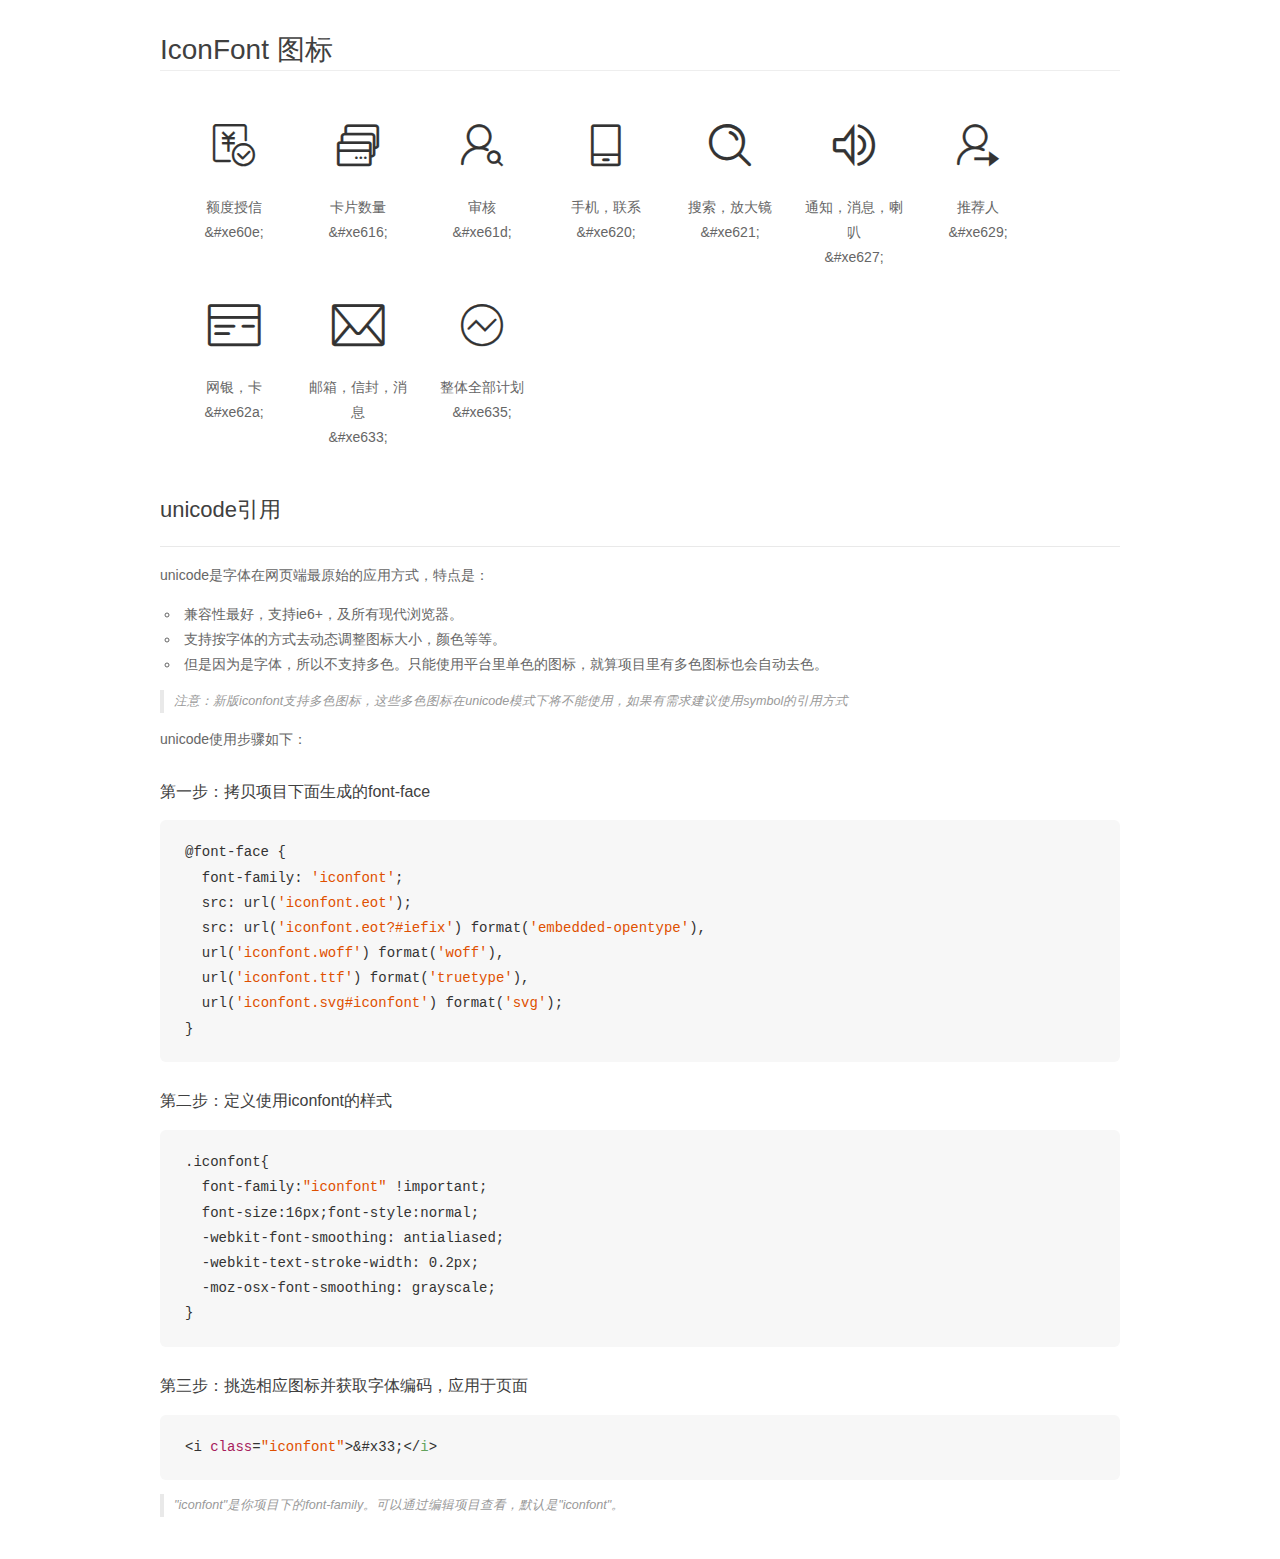
<file: bilibili/font/demo_unicode.html>
<!DOCTYPE html>
<html>
<head>
    <meta charset="utf-8"/>
    <title>IconFont</title>
    <link rel="stylesheet" href="demo.css">

    <style type="text/css">

        @font-face {font-family: "iconfont";
          src: url('iconfont.eot'); /* IE9*/
          src: url('iconfont.eot#iefix') format('embedded-opentype'), /* IE6-IE8 */
          url('iconfont.woff') format('woff'), /* chrome, firefox */
          url('iconfont.ttf') format('truetype'), /* chrome, firefox, opera, Safari, Android, iOS 4.2+*/
          url('iconfont.svg#iconfont') format('svg'); /* iOS 4.1- */
        }

        .iconfont {
          font-family:"iconfont" !important;
          font-size:16px;
          font-style:normal;
          -webkit-font-smoothing: antialiased;
          -webkit-text-stroke-width: 0.2px;
          -moz-osx-font-smoothing: grayscale;
        }

    </style>
</head>
<body>
    <div class="main markdown">
        <h1>IconFont 图标</h1>
        <ul class="icon_lists clear">
            
                <li>
                <i class="icon iconfont">&#xe60e;</i>
                    <div class="name">额度授信</div>
                    <div class="code">&amp;#xe60e;</div>
                </li>
            
                <li>
                <i class="icon iconfont">&#xe616;</i>
                    <div class="name">卡片数量</div>
                    <div class="code">&amp;#xe616;</div>
                </li>
            
                <li>
                <i class="icon iconfont">&#xe61d;</i>
                    <div class="name">审核</div>
                    <div class="code">&amp;#xe61d;</div>
                </li>
            
                <li>
                <i class="icon iconfont">&#xe620;</i>
                    <div class="name">手机，联系</div>
                    <div class="code">&amp;#xe620;</div>
                </li>
            
                <li>
                <i class="icon iconfont">&#xe621;</i>
                    <div class="name">搜索，放大镜</div>
                    <div class="code">&amp;#xe621;</div>
                </li>
            
                <li>
                <i class="icon iconfont">&#xe627;</i>
                    <div class="name">通知，消息，喇叭</div>
                    <div class="code">&amp;#xe627;</div>
                </li>
            
                <li>
                <i class="icon iconfont">&#xe629;</i>
                    <div class="name">推荐人</div>
                    <div class="code">&amp;#xe629;</div>
                </li>
            
                <li>
                <i class="icon iconfont">&#xe62a;</i>
                    <div class="name">网银，卡</div>
                    <div class="code">&amp;#xe62a;</div>
                </li>
            
                <li>
                <i class="icon iconfont">&#xe633;</i>
                    <div class="name">邮箱，信封，消息</div>
                    <div class="code">&amp;#xe633;</div>
                </li>
            
                <li>
                <i class="icon iconfont">&#xe635;</i>
                    <div class="name">整体全部计划</div>
                    <div class="code">&amp;#xe635;</div>
                </li>
            
        </ul>
        <h2 id="unicode-">unicode引用</h2>
        <hr>

        <p>unicode是字体在网页端最原始的应用方式，特点是：</p>
        <ul>
        <li>兼容性最好，支持ie6+，及所有现代浏览器。</li>
        <li>支持按字体的方式去动态调整图标大小，颜色等等。</li>
        <li>但是因为是字体，所以不支持多色。只能使用平台里单色的图标，就算项目里有多色图标也会自动去色。</li>
        </ul>
        <blockquote>
        <p>注意：新版iconfont支持多色图标，这些多色图标在unicode模式下将不能使用，如果有需求建议使用symbol的引用方式</p>
        </blockquote>
        <p>unicode使用步骤如下：</p>
        <h3 id="-font-face">第一步：拷贝项目下面生成的font-face</h3>
        <pre><code class="lang-js hljs javascript">@font-face {
  font-family: <span class="hljs-string">'iconfont'</span>;
  src: url(<span class="hljs-string">'iconfont.eot'</span>);
  src: url(<span class="hljs-string">'iconfont.eot?#iefix'</span>) format(<span class="hljs-string">'embedded-opentype'</span>),
  url(<span class="hljs-string">'iconfont.woff'</span>) format(<span class="hljs-string">'woff'</span>),
  url(<span class="hljs-string">'iconfont.ttf'</span>) format(<span class="hljs-string">'truetype'</span>),
  url(<span class="hljs-string">'iconfont.svg#iconfont'</span>) format(<span class="hljs-string">'svg'</span>);
}
</code></pre>
        <h3 id="-iconfont-">第二步：定义使用iconfont的样式</h3>
        <pre><code class="lang-js hljs javascript">.iconfont{
  font-family:<span class="hljs-string">"iconfont"</span> !important;
  font-size:<span class="hljs-number">16</span>px;font-style:normal;
  -webkit-font-smoothing: antialiased;
  -webkit-text-stroke-width: <span class="hljs-number">0.2</span>px;
  -moz-osx-font-smoothing: grayscale;
}
</code></pre>
        <h3 id="-">第三步：挑选相应图标并获取字体编码，应用于页面</h3>
        <pre><code class="lang-js hljs javascript">&lt;i <span class="hljs-class"><span class="hljs-keyword">class</span></span>=<span class="hljs-string">"iconfont"</span>&gt;&amp;#x33;<span class="xml"><span class="hljs-tag">&lt;/<span class="hljs-name">i</span>&gt;</span></span></code></pre>

        <blockquote>
        <p>"iconfont"是你项目下的font-family。可以通过编辑项目查看，默认是"iconfont"。</p>
        </blockquote>
    </div>


</body>
</html>
</file>
<file: bilibili/css/index.css>
body,.container{
    margin:0 auto;
    padding:0;
    width: 100%;
    height: 100%;
}
ul{
    padding:0;
    margin:0;
}
.clearfix:after{
    content:"";
    display:block;
    visibility:hidden;
    clear:both;
    height:0;
}
.clearfix{ /* 为了照顾ie6浏览器*/
    zoom:1;
}
/***********right  hide************/
.bgFontCol{
    background-color: #0086b3;
    color:white;
}
/***********fonts*******/
.col{
    color: #00A1D6;
}
.clogry{
    color:#BCC4CB;
    widows: 50px;
}
/*********top***********/
.top{
    width:100%;
    height: 150px;
    background-image: url("../img/bj.png");
    background-size:100% 100%;
/*伸展背景图像完全填充内容区域*/
    position: relative;
}
.topContent{
    height: 40px;
    line-height: 40px;
    margin: 0 auto;
    padding: 0 10%;
    background-color: rgba(249, 249, 249, 0.26);
}
.topLeft,.topRight{
    float: left;
    font-size: 13px;
}
.noface{
    width:30px;
    height:30px;
    border-radius: 13px;
    float: left;
    margin-top: 5px;
    margin-right: 10px;
}
.topRight{
    margin-left:14%;
}
.topLeft>ul>li,.topRight>ul>li{
    display: inline-block;
    padding:0 5px;
}
.tougao{
    background-color: #F45A8D;
}
.tougao>a{
    color: white;
    padding: 15px;
    font-size: 14px;
    font-weight: bold;
}
.topContent ul li:hover{
    background-color: rgba(228, 228, 228, 0.28);
}
/***********top search**************/
.topSearch{
    width: 300px;
    height: 30px;
    position: absolute;
    right:16%;
    bottom: 20px;
    font-size: 12px;
}
.searchLeft{
    float: left;
    padding:0 5px;
}
.searchLeft>a{
    color: #FF4E8D;
}
.searchLeft>a>span{
    margin: 0 5px;
}
.searchRight{
    float: right;
    position: relative;
}
.searchLeft,.searchRight,.searchRight>input{
    line-height: 30px;
    border-radius: 5px;
    background-color: rgba(229,241,248,0.8);
}
.searchRight>input{
    font-size: 12px;
    width:210px;
    border:0;
    padding:0 5px;
}
.searchRight>span>a{
    position: absolute;
    right: 10px;
    top:0;
    line-height: 30px;
    color: #20AEE0;
}
.searchRight>input:hover,.searchLeft:hover{
    background-color:rgba(255,255,255,1) ;
}
/***********content center**************/
.midContent{
    width: 100%;
    height: 100%;
}
.content{
    width: 80%;
    margin:0 auto;
    background-color: white;
}
.nav{
    height: 50px;
    box-sizing: border-box;
}
.nav>ul>li{
    display: inline-block;
    padding-right: 12px;
}
.nav>ul>li>a{
    font-size: 12px;
}
.nav>ul>li>a>div{
    color: white;
    background-color: #FFAFC9;
    margin-bottom: 4px;
    border-radius: 2px;
    padding:0 2px
}
/***********content nav hide**************/
.navHide{

}
.navHide>ul{
    width:130px;
    padding:0;
    display: none;
    margin:0;
}
.navHide>ul>li>a{
    padding-left: 6px;
    font-size: 12px;
    line-height: 20px;
}
.navHide>ul>li>a>span{
    color:#07A4D7;
    font-size: 14px;
    font-weight: bolder;
}
.navShow{
display: none;
}
#navId{
    position: relative;
}
.navHide>ul{
    position: absolute;
    top: 200px;
    background-color: white;
}
.hideOne{
    left:160px;
}
.hideTwo{
    left:210px;
}
.hideThree{
    left:260px;
}
.hideFlour{
    left: 320px;
}
.hideFive{
    left:360px;
}
.hideSix{
    left:410px;
}
.hideSeven{
    left:460px;
}
.hideEight{
    left:510px;
}
.hideNine{
    left:560px;
}
.hideTen{
    left:610px;
}
.hideEleven{
    left:660px;
}
.hideTwelve{
    left: 710px;
}
.hideThirteen{
    left:760px;
}
.hideFourteen{
    left:810px;
}
/*************顶部显示**************/
#topHides{
    font-size: 12px;
    position: absolute;
    top:40px;
    left: 12%;

}
#topHides>ul>li{
    display: inline-block;
    background-color: white;
    border:1px solid black;
    padding:1px 4px;
    display: none;
}
#topUl{
    position: relative;
}
/************picture center**************/
.middlePic{
    height:220px;
    margin-top:10px;
}
.leftPic{
    background-color: darkgreen;
    height:220px;
    width: 40%;
    float: left;
    position: relative;
}
.leftPic>div{
    width: 100%;
    position: absolute;
    z-index: 3;
    bottom: 12px;
    padding:0 20px;
    font-size: 14px;
    color: white;
    box-sizing: border-box;
}
.leftPic>div>ul{
    float: right;
}
.leftPic>div>ul>li{
    width: 10px;
    height: 10px;
    display: inline-block;
    margin-left: 10px;
}
.leftPic>div>ul>li>a>img{
    width: 10px;
    height: 10px;
    border-radius: 5px;
    background-color: white;
}
.RightPic{
    height:220px;
    width: 55%;
    float: right;
}
.rightUl1>li{
    width: 25%;
    height: 100px;
    font-size: 12px;
    position: relative;
    float: left;
    margin-right: 5%;
    margin-bottom: 20px;
}
.rightUl1>li>a{
    color: white;
}
.rightUl1>li>a>span{
    position: absolute;
    bottom: 4px;
    box-sizing: border-box;
    padding:2px;
}
.rightUl1>li>a>div{
    display: none;
    line-height: 20px;
    height: 100px;
    background-color: rgba(43,43,43,0.8);
    box-sizing: border-box;
    padding:4px 2px;
}
 .rightUl1>li>a>div>em,.rightUl1>li>a>div>h1{
     color: slategray;
 }
 .picLi1{
     background-image: url("../img/picbg.png");
 }
.picLi2{
    background-image: url("../img/picbg1.png");
}
.picLi3{
    background-image: url("../img/picbg2.png");
}
.picLi4{
    background-image: url("../img/picbg3.png");
}
.picLi5{
    background-image: url("../img/picbg4.png");
}
.picLi6{
    background-image: url("../img/picbg5.png");
}
/**************bar content***************/
.contentBar{
    height: 30px;
    padding:30px 0;
   margin-right:90px;
}
.barLeft{
    float: left;
}
.bigSize{
    font-size: 22px;
    margin-left: 20px;
}
.barRight{
    float: right;
    background-color: #E5E9EF;
    height: 20px;
    line-height: 20px;
    border-radius: 3px;
    padding:6px 10px;
}
.barRight>span{
    font-size: 12px;
    color:#6D757A;
    padding:0 10px;
}
.lines{
    border-right:1px solid #6D757A;
}
.barRight>span:hover{
    color:#3AE2E2;
}
/***********barContent**************/
.barContent{
    height: 140px;
    margin-right:90px;
    position: relative;
}
.barContent>img{
    position: absolute;
    right:0;
    top:0;
    width: 280px;
    height: 140px;
}
.barContent>ul>li{
    width:16%;
    height: 120px;
    display: inline-block;
    margin-right: 15px;
    font-size: 13px;
}
.barContent>ul>li>a>div{
    height: 100px;
    margin-bottom: 10px;
    position: relative;

}
.barContent>ul>li>a>div>span{
    position: absolute;
    left: 2px;
    bottom: 0;
    color: white;
    display: none;
}
.barDiv1{
    background-image: url("../img/bar1.jpg");
}
.barDiv2{
    background-image: url("../img/bar2.jpg");
}
.barDiv3{
    background-image: url("../img/bar3.jpg");
}
.barDiv4{
    background-image: url("../img/bar4.jpg");
}
/***********barContentImg**************/
.barContentImg>img{
    margin-top:30px;
    height:82px;
}
/***********NowRadio**************/
.NowRadio{
    height: 400px;
    margin-top: 30px;
    margin-right:90px;
}
.radioLeftMenu>img{
    position: relative;
    top:10px;
}
.colBlu{
    color:#52C3F0 ;
 }
.NowRadio ul{
    display: inline-block;
    font-size: 12px;
}
.NowRadio ul>li{
    display: inline-block;
    margin-right: 20px;
}
.radioContentUl>li{
    width: 146px;
    margin-bottom: 20px;
}
.radioContentUl p ,.radioContentUl h5{
    line-height: 20px;
}
 .radioContentUl h5{
     color: #A8B7BE;

 }
.radioContentUl>li img{
    width: 146px;
}
.NowRadioLeft{
    width: 70%;
    float: left;
}
.NowRadioRight{
    width: 280px;
    float: right;
}
.radioLeftMenu,.NowRadioRight>ul{
    height: 60px;
}
.radioLeftMenu>strong,.radioLeftMenu>em{
    border:1px solid black;
    border-radius: 3px;
    padding: 2px 5px ;
    font-size: 12px;
    margin-left: 20px;
}


/*********NowRadioRight**********/
.NowRadioRightContent{
    width: 280px;
    height: 300px;
    overflow: hidden;
}
.foryou{
    width: 280px;
    height: 300px;
    display: none;
}
.NowRadioRight ul{
    font-size: 14px;
    line-height: 60px;
}
.lalalala{
    color:blue;
}
.roundContent{
    height:40px;
    position: relative;
}
.roundContent em{
    font-size: 14px;
    font-weight: bold;
    background-color: #F25D8E;
    padding: 2px 4px;
    color: white;
    position: absolute;
    left: 0;
}
.roundContent img{
    float: left;
    padding-left: 30px;
    margin-right: 20px;
}
.roundContent>div{
    display: inline-block;
    font-size: 12px;
    margin-right: 30px;
}
.roundContent>div span{
    position: absolute;
    right: 0;
}
.roundContent>div span , .roundContent>div>p{
    color:#99A2AA;
    line-height:20px;
}
.fans{
    display: none;
}
/*******leftBar 右侧导航条********/
.leftBar{
    position:absolute;
    right: 11%;
    top:210px;
    background-color: #F6F9FA;
}
.leftBar>ul>li>a{
    line-height: 30px;
    font-size: 14px;
    text-align: center;
    display: block;
    padding:0 4px;
}
</file>
<file: bilibili/font/iconfont.css>
@font-face {font-family: "iconfont";
  src: url('iconfont.eot?t=1541753688665'); /* IE9*/
  src: url('iconfont.eot?t=1541753688665#iefix') format('embedded-opentype'), /* IE6-IE8 */
  url('[data-uri]') format('woff'),
  url('iconfont.ttf?t=1541753688665') format('truetype'), /* chrome, firefox, opera, Safari, Android, iOS 4.2+*/
  url('iconfont.svg?t=1541753688665#iconfont') format('svg'); /* iOS 4.1- */
}

.iconfont {
  font-family:"iconfont" !important;
  font-size:16px;
  font-style:normal;
  -webkit-font-smoothing: antialiased;
  -moz-osx-font-smoothing: grayscale;
}

.icon-edushouxin:before { content: "\e60e"; }

.icon-qiapianshuliang:before { content: "\e616"; }

.icon-shenhe:before { content: "\e61d"; }

.icon-shoujilianxi:before { content: "\e620"; }

.icon-sousuofangdajing:before { content: "\e621"; }

.icon-tongzhixiaoxilaba:before { content: "\e627"; }

.icon-tuijianren:before { content: "\e629"; }

.icon-wangyinqia:before { content: "\e62a"; }

.icon-youxiangxinfengxiaoxi:before { content: "\e633"; }

.icon-zhengtiquanbujihua:before { content: "\e635"; }
</file>
<file: taobao/css/taobao.css>
#container{
	width: 100%;
	min-width: 1200px;
	margin:0 auto;
}
.top_bg{
	width: 100%;
	height: 40px;
	background-color: #F5F5F5;
	margin:0 auto;
}
.top_inner{
	font-size: 12px;
	width: 1200px;
	height: 40px;
	margin:0 auto;
}
.top_inner select{
	outline: none;
	border:none;
	width: 80px;
	height: 38px;
	background-color: #F5F5F5;
	float: left;
}
select:hover{
	background-color: white;
}
.left{
	float: left;
	width: 300px;
	height: 38px;
}
.left li{
	padding: 14px;
	float: left;
}
a:hover{
	color: red;
}
.menu_right{
	outline: none;
	font-size: 12px;
	margin-left: 200px;
	float: left;
}
.right{
	padding:12px;
	float: left;
	font-size: 12px;
}
.right a{
	margin:4px 4px;
}
.right li{
	padding-right: 10px;
	float: left;
}
.top_picture{
	clear: both;
	margin:0 auto;
	width: 1200px;
	height: 120px;
}
.title-taobao{
	clear: both;
	width: 260px;
	padding-top: 10px;
	float: left;
	height: 110px;
}
.title-taobao img{
	padding-top: 10px;
	padding-left: 30px;
	height: 80px;
	width: 160px;
}
.title-search{
	height: 90px;
	font-size: 14px;
	width: 800px;
	float: left;
	margin-top: 30px;
}
.title-search span{
	margin-left: 20px;
	padding-left: 4px;
}
.title-search_span2 a{
	color: red;
}
.title-search_span1 a{
	color:white;
}
.title-search_span1{
	font-weight: bold;
	background: -webkit-linear-gradient(right, #FF8C00, #FF5500);
 	background: -o-linear-gradient(right, #FF8C00, #FF5500);
 	background: -moz-linear-gradient(right, #FF8C00, #FF5500);
 	background: linear-gradient(to left, #FF8C00, #FF5500);  
	border-top-left-radius: 3px;
	border-top-right-radius: 3px;
}

.title-search_span2 a:hover{
	background-color: pink;
}
.search_top{
	width: 560px;
	height: 34px;
	border:2px solid #FF5000;
	border-bottom-left-radius: 18px;
	border-top-left-radius: 18px;
	outline: none;
}
.search_button{
	margin-left:-10px;
	padding-bottom: 5px;
	width: 70px;
	height: 40px;
	font-weight: bold;
	border-top-right-radius: 15px;
	border-bottom-right-radius: 15px; 
 	background: -webkit-linear-gradient(right, #FF8C00, #FF5500);
 	background: -o-linear-gradient(right, #FF8C00, #FF5500);
 	background: -moz-linear-gradient(right, #FF8C00, #FF5500);
 	background: linear-gradient(to left, #FF8C00, #FF5500);   
	color:white;
	border:none;
	font-size: 16px;
	text-align: center;
	outline: none;
}
.title-search ul{
	height: 16px;
	padding: 6px 6px 6px 0;
	font-size: 12px;
}
.title-search ul li{

	float: left;
	padding-left: 6px;
}
.tontent{
	clear: both;
	width: 100%;
	height: 600px;
	margin:0 auto;
}
.content_bg{
	background-image: url(../img/content_bg.png);
	background-repeat: repeat-y;
	width: 100%;
	height:30px;
}
.content_bg_list{
	color: white;
	font-weight: bold;
	margin:0 auto;
	width: 1200px;
	height: 30px;
	text-align: center;
}
.content_bg_list span{
	width: 200px;
	color:white;
	float: left;
	padding-top:8px;
}
.content_bg_list  a{
	color: white;
}
.content_bg_list ul{

}
.content_bg_list ul li{
	float: left;
	padding:7px 8px 7px 8px;
}
.main-content_bg{
	width: 100%;
	background-color: #F4F4F4;
	height: 600px;
	margin:0 auto;
}
.main-content{
	clear: both;
	width: 1200px;
	height: 600px;
	margin:0 auto;
}
.content_left{
	background-color: white;
	width: 190px;
	border:1px solid red;
	height: 505px;
	float: left;
}
.content_left a{
	color: #666666;
	font-size: 14px;
	padding:0 6px;

}
.content_left a:hover{
	text-decoration: underline;
	color: red;
}
.content_left ul{
	padding-top: 20px;
}
.content_left li:hover{
	background-color: pink;
}
.content_left li{
	line-height: 30px;
	height: 30px;
	padding-left: 8px;
}
.content_right{
	margin-top: 5px;
	width: 1006px;
	height: 500px;
	float: right;
}
.content_right_left{
	border:1px solid red;
	height: 500px;
	width:700px;
	float: left;
	margin-left: 5px;
}
.content_right_left img{
	float: left;
}
.content1{
	width: 500px;
	height: 240px;
}
.content2{
	width: 190px;
	height: 240px;
	margin-left: 10px;
}
.content3{
	margin-top: 10px;
	width: 500px;
	height: 240px;
}
.content4{
	margin-top: 10px;
	width: 190px;
	height: 240px;
	margin-left: 10px;
}
.content_right_right{
	width: 280px;
	height: 500px;
	border:1px solid black;
	float: left;
	margin-left: 10px;
}
.say_hello{
	background-color: white;
	width: 280px;
	height: 140px;
	margin:0 auto;
	background-image: url(../img/hello_bg.png);
	background-repeat: no-repeat;
}
.say_hello img{
	margin:0 auto;
	display: block;
}
.say_hello span{
	line-height:20px;
	height: 20px;
	border-radius: 6px;
	padding-left: 20px;
	padding-right: 10px;
	font-size: 13px;
	color: red;
	background-color: pink;
}
.say_hello .span1{
	margin-left:30px;
	background-image: url(../img/money1.png);
	background-repeat: no-repeat;
}
.say_hello .span2{
	background-image: url(../img/money1.png);
	background-repeat: no-repeat;
}
.say_hello p{
	line-height: 20px;
	height: 20px;
	text-align: center;
	font-size: 14px;
}
.hello_input{
	margin-top: 10px;
	margin-left:12px;
	outline: none;
	color: white;
	border-radius: 4px;
	border:0;
	font-weight: bold;
	width: 70px;
	height: 26px;
	background: -webkit-linear-gradient(right, #FF8C00, #FF5500);
 	background: -o-linear-gradient(right, #FF8C00, #FF5500);
 	background: -moz-linear-gradient(right, #FF8C00, #FF5500);
 	background: linear-gradient(to left, #FF8C00, #FF5500);   

}
.right_area{
	width: 280px;
	background-color: #FFE4DD;
	height: 30px;
	text-align: center;
	
}
.right_area a{
	line-height: 30px;
	height: 30px;
	font-size: 14px;
	color: red;
}
.right_area img{
	margin-left: 20px;
}
.right_rule{
	background-color: white;
	width: 280px;
	height: 100px;
	font-size: 12px;
}
.right_rule table{
	margin-left: 20px;
}
.right_rule table tr{
	height: 30px;
	line-height: 30px;
}
.right_img{
	text-align: center;
	background-color: white;
	font-size: 12px;
	width: 280px;
	height: 60px;
	text-align: center;
}
.right_img ul li img{
	margin:0 auto;
	width: 20px;
	height: 30px;
	display: block;
}
.right_img ul li span{
	height: 30px;
	line-height: 30px;
}
.right_img ul li{
	width:65px;
	height: 60px;
	float: left;
	padding-right:2px;
}
.right_img img{
	width: 280px;
	height: 170px;
}
</file>
<file: bilibili/font/demo.css>
*{margin: 0;padding: 0;list-style: none;}
/*
KISSY CSS Reset
理念：1. reset 的目的不是清除浏览器的默认样式，这仅是部分工作。清除和重置是紧密不可分的。
2. reset 的目的不是让默认样式在所有浏览器下一致，而是减少默认样式有可能带来的问题。
3. reset 期望提供一套普适通用的基础样式。但没有银弹，推荐根据具体需求，裁剪和修改后再使用。
特色：1. 适应中文；2. 基于最新主流浏览器。
维护：玉伯<lifesinger@gmail.com>, 正淳<ragecarrier@gmail.com>
 */

/** 清除内外边距 **/
body, h1, h2, h3, h4, h5, h6, hr, p, blockquote, /* structural elements 结构元素 */
dl, dt, dd, ul, ol, li, /* list elements 列表元素 */
pre, /* text formatting elements 文本格式元素 */
form, fieldset, legend, button, input, textarea, /* form elements 表单元素 */
th, td /* table elements 表格元素 */ {
  margin: 0;
  padding: 0;
}

/** 设置默认字体 **/
body,
button, input, select, textarea /* for ie */ {
  font: 12px/1.5 tahoma, arial, \5b8b\4f53, sans-serif;
}
h1, h2, h3, h4, h5, h6 { font-size: 100%; }
address, cite, dfn, em, var { font-style: normal; } /* 将斜体扶正 */
code, kbd, pre, samp { font-family: courier new, courier, monospace; } /* 统一等宽字体 */
small { font-size: 12px; } /* 小于 12px 的中文很难阅读，让 small 正常化 */

/** 重置列表元素 **/
ul, ol { list-style: none; }

/** 重置文本格式元素 **/
a { text-decoration: none; }
a:hover { text-decoration: underline; }


/** 重置表单元素 **/
legend { color: #000; } /* for ie6 */
fieldset, img { border: 0; } /* img 搭车：让链接里的 img 无边框 */
button, input, select, textarea { font-size: 100%; } /* 使得表单元素在 ie 下能继承字体大小 */
/* 注：optgroup 无法扶正 */

/** 重置表格元素 **/
table { border-collapse: collapse; border-spacing: 0; }

/* 清除浮动 */
.ks-clear:after, .clear:after {
  content: '\20';
  display: block;
  height: 0;
  clear: both;
}
.ks-clear, .clear {
  *zoom: 1;
}

.main {
  padding: 30px 100px;
width: 960px;
margin: 0 auto;
}
.main h1{font-size:36px; color:#333; text-align:left;margin-bottom:30px; border-bottom: 1px solid #eee;}

.helps{margin-top:40px;}
.helps pre{
  padding:20px;
  margin:10px 0;
  border:solid 1px #e7e1cd;
  background-color: #fffdef;
  overflow: auto;
}

.icon_lists{
  width: 100% !important;

}

.icon_lists li{
  float:left;
  width: 100px;
  height:180px;
  text-align: center;
  list-style: none !important;
}
.icon_lists .icon{
  font-size: 42px;
  line-height: 100px;
  margin: 10px 0;
  color:#333;
  -webkit-transition: font-size 0.25s ease-out 0s;
  -moz-transition: font-size 0.25s ease-out 0s;
  transition: font-size 0.25s ease-out 0s;

}
.icon_lists .icon:hover{
  font-size: 100px;
}



.markdown {
  color: #666;
  font-size: 14px;
  line-height: 1.8;
}

.highlight {
  line-height: 1.5;
}

.markdown img {
  vertical-align: middle;
  max-width: 100%;
}

.markdown h1 {
  color: #404040;
  font-weight: 500;
  line-height: 40px;
  margin-bottom: 24px;
}

.markdown h2,
.markdown h3,
.markdown h4,
.markdown h5,
.markdown h6 {
  color: #404040;
  margin: 1.6em 0 0.6em 0;
  font-weight: 500;
  clear: both;
}

.markdown h1 {
  font-size: 28px;
}

.markdown h2 {
  font-size: 22px;
}

.markdown h3 {
  font-size: 16px;
}

.markdown h4 {
  font-size: 14px;
}

.markdown h5 {
  font-size: 12px;
}

.markdown h6 {
  font-size: 12px;
}

.markdown hr {
  height: 1px;
  border: 0;
  background: #e9e9e9;
  margin: 16px 0;
  clear: both;
}

.markdown p,
.markdown pre {
  margin: 1em 0;
}

.markdown > p,
.markdown > blockquote,
.markdown > .highlight,
.markdown > ol,
.markdown > ul {
  width: 80%;
}

.markdown ul > li {
  list-style: circle;
}

.markdown > ul li,
.markdown blockquote ul > li {
  margin-left: 20px;
  padding-left: 4px;
}

.markdown > ul li p,
.markdown > ol li p {
  margin: 0.6em 0;
}

.markdown ol > li {
  list-style: decimal;
}

.markdown > ol li,
.markdown blockquote ol > li {
  margin-left: 20px;
  padding-left: 4px;
}

.markdown code {
  margin: 0 3px;
  padding: 0 5px;
  background: #eee;
  border-radius: 3px;
}

.markdown pre {
  border-radius: 6px;
  background: #f7f7f7;
  padding: 20px;
}

.markdown pre code {
  border: none;
  background: #f7f7f7;
  margin: 0;
}

.markdown strong,
.markdown b {
  font-weight: 600;
}

.markdown > table {
  border-collapse: collapse;
  border-spacing: 0px;
  empty-cells: show;
  border: 1px solid #e9e9e9;
  width: 95%;
  margin-bottom: 24px;
}

.markdown > table th {
  white-space: nowrap;
  color: #333;
  font-weight: 600;

}

.markdown > table th,
.markdown > table td {
  border: 1px solid #e9e9e9;
  padding: 8px 16px;
  text-align: left;
}

.markdown > table th {
  background: #F7F7F7;
}

.markdown blockquote {
  font-size: 90%;
  color: #999;
  border-left: 4px solid #e9e9e9;
  padding-left: 0.8em;
  margin: 1em 0;
  font-style: italic;
}

.markdown blockquote p {
  margin: 0;
}

.markdown .anchor {
  opacity: 0;
  transition: opacity 0.3s ease;
  margin-left: 8px;
}

.markdown .waiting {
  color: #ccc;
}

.markdown h1:hover .anchor,
.markdown h2:hover .anchor,
.markdown h3:hover .anchor,
.markdown h4:hover .anchor,
.markdown h5:hover .anchor,
.markdown h6:hover .anchor {
  opacity: 1;
  display: inline-block;
}

.markdown > br,
.markdown > p > br {
  clear: both;
}


.hljs {
  display: block;
  background: white;
  padding: 0.5em;
  color: #333333;
  overflow-x: auto;
}

.hljs-comment,
.hljs-meta {
  color: #969896;
}

.hljs-string,
.hljs-variable,
.hljs-template-variable,
.hljs-strong,
.hljs-emphasis,
.hljs-quote {
  color: #df5000;
}

.hljs-keyword,
.hljs-selector-tag,
.hljs-type {
  color: #a71d5d;
}

.hljs-literal,
.hljs-symbol,
.hljs-bullet,
.hljs-attribute {
  color: #0086b3;
}

.hljs-section,
.hljs-name {
  color: #63a35c;
}

.hljs-tag {
  color: #333333;
}

.hljs-title,
.hljs-attr,
.hljs-selector-id,
.hljs-selector-class,
.hljs-selector-attr,
.hljs-selector-pseudo {
  color: #795da3;
}

.hljs-addition {
  color: #55a532;
  background-color: #eaffea;
}

.hljs-deletion {
  color: #bd2c00;
  background-color: #ffecec;
}

.hljs-link {
  text-decoration: underline;
}

pre{
  background: #fff;
}
</file>
